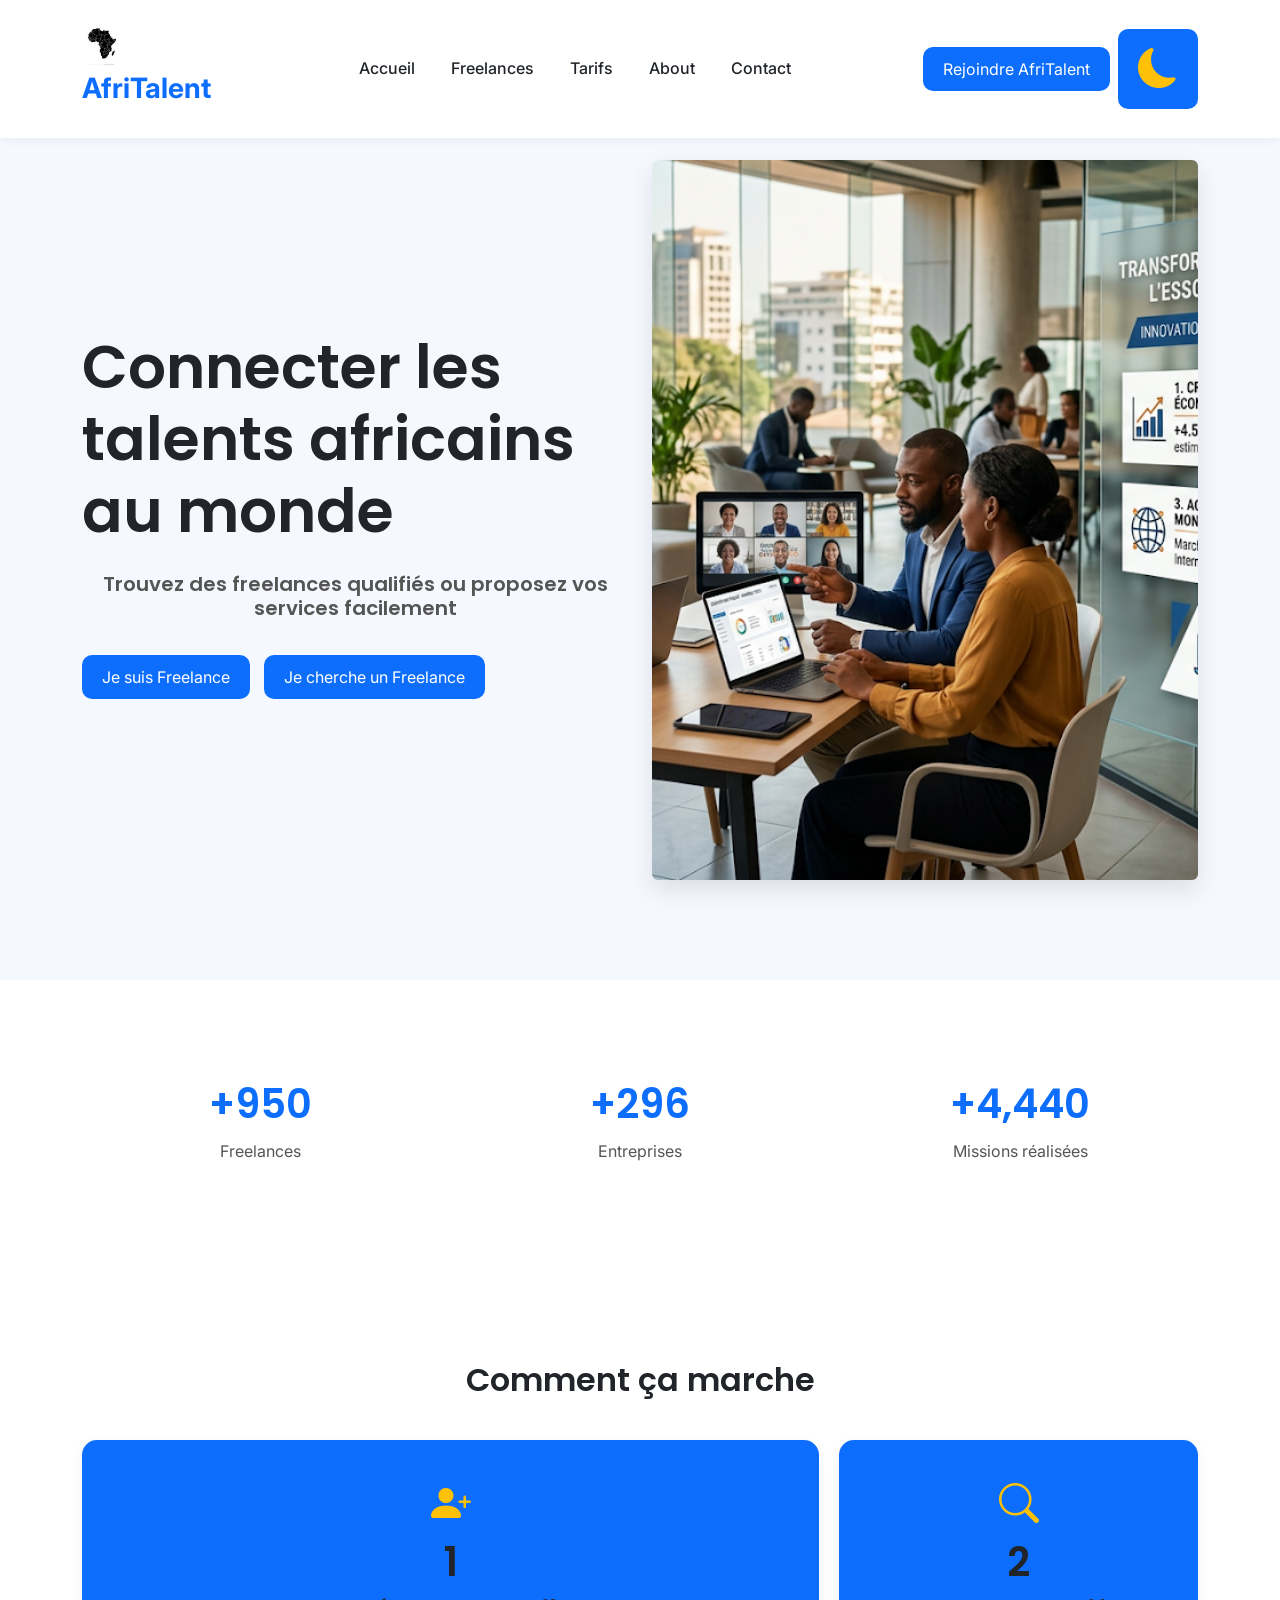
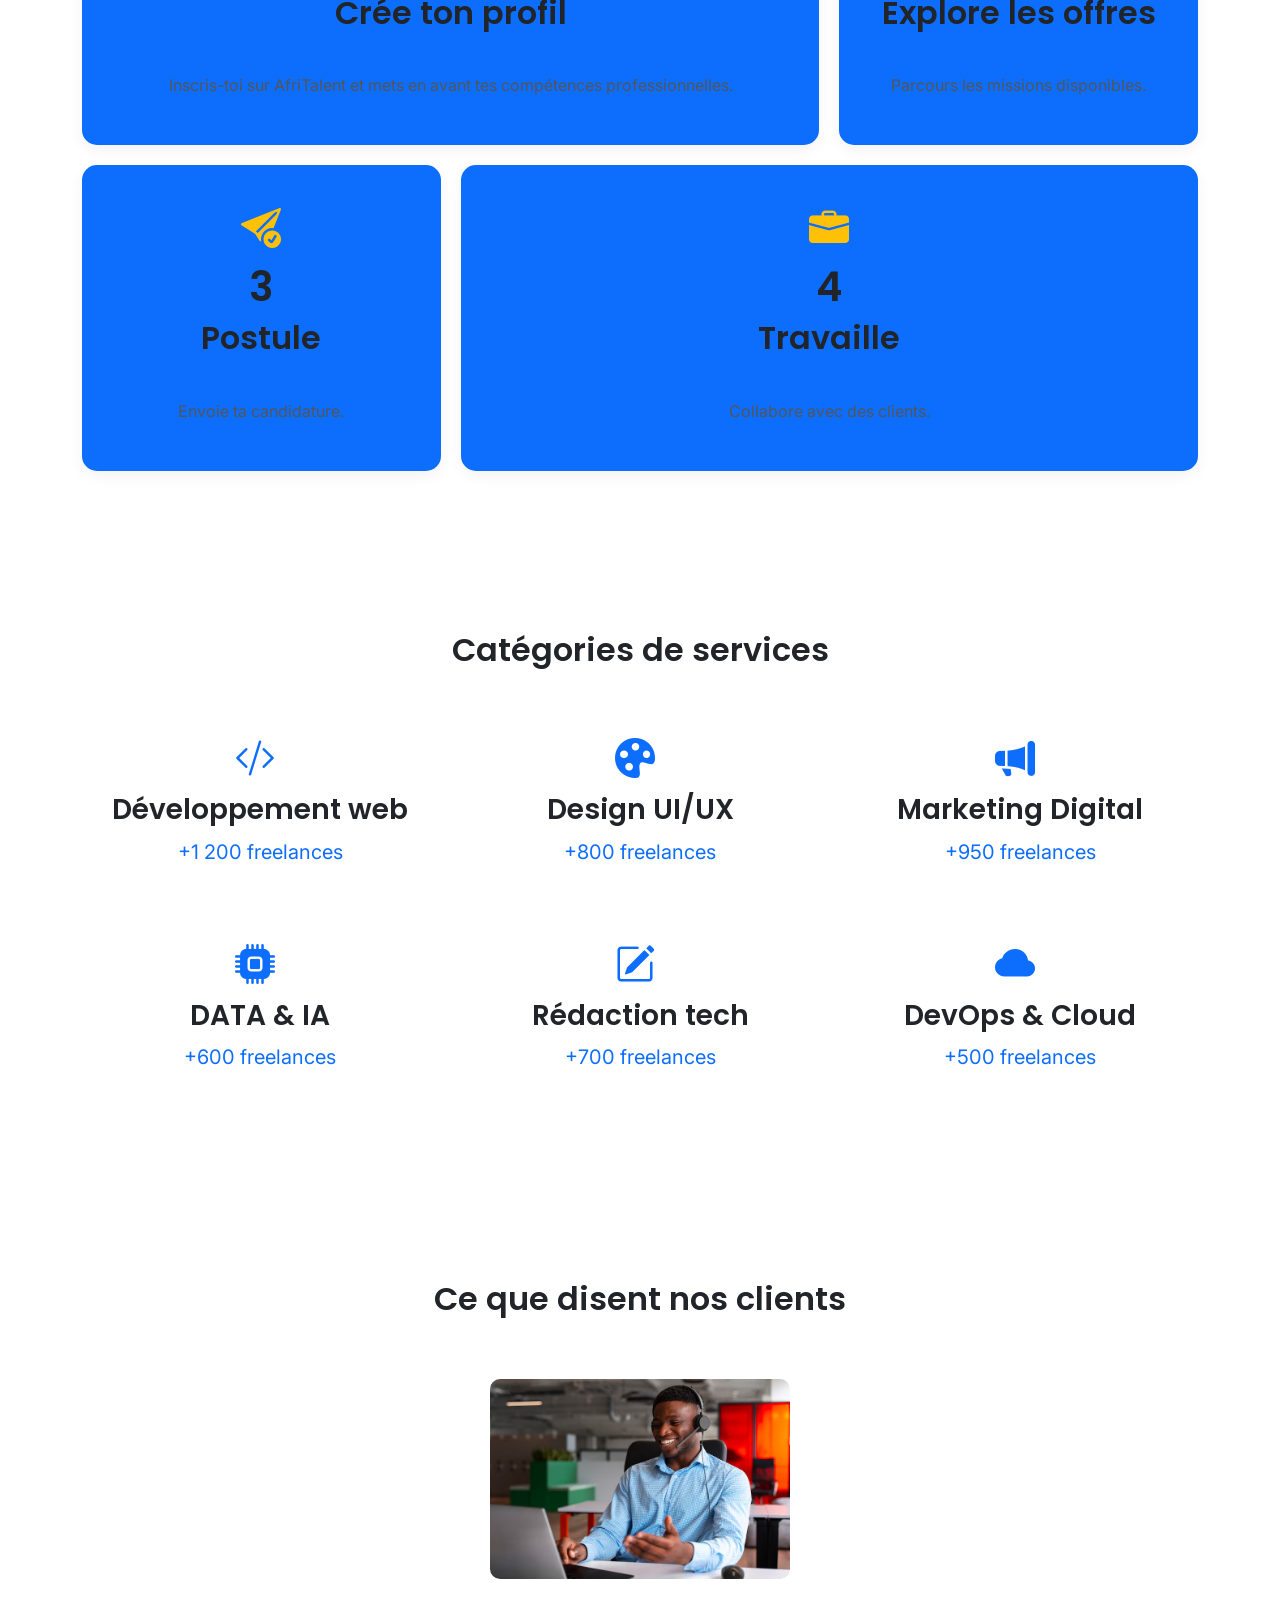
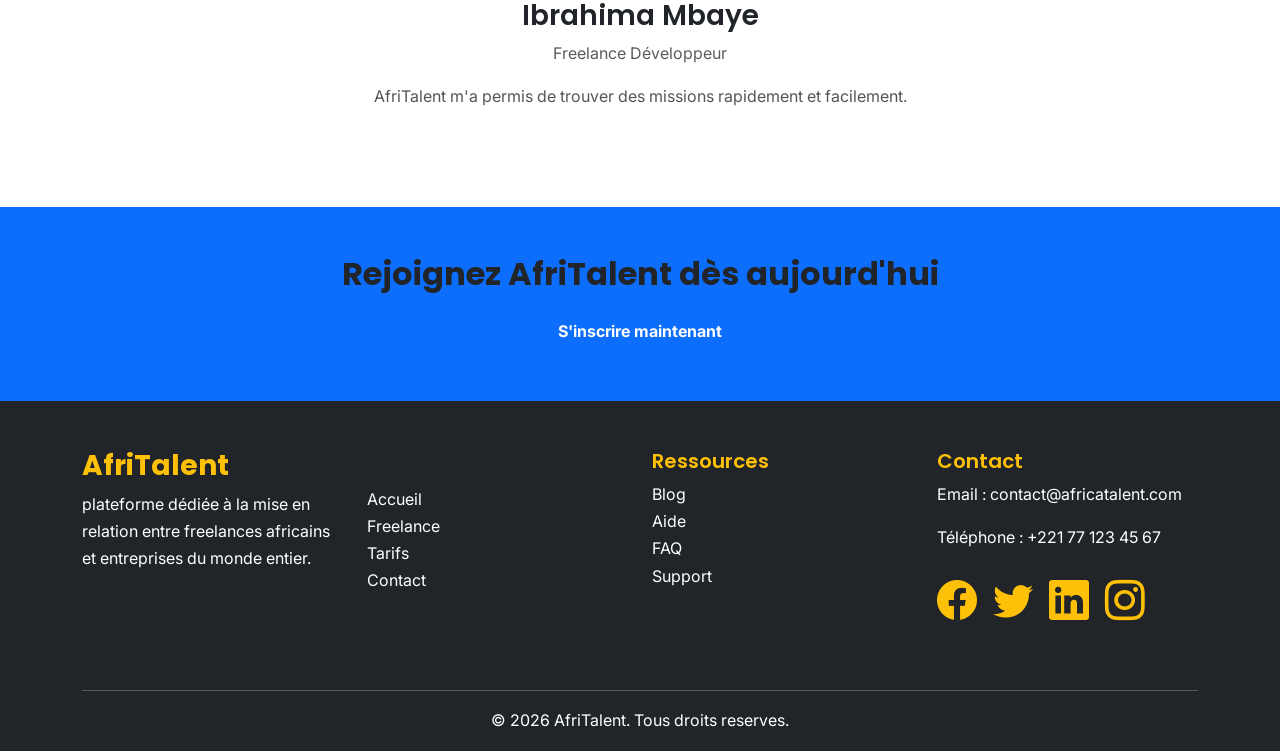
<file: index.html>
<!DOCTYPE html>
<html lang="fr">
    <head>
        <meta charset="UTF-8">
        <meta name="viewport" content="width=device-width, initial-scale=1.0">
        <title>AfriTalent — Accueil</title>
        <!-- BOOTSTRAP -->
        <link  href="https://cdn.jsdelivr.net/npm/bootstrap@5.3.0/dist/css/bootstrap.min.css" rel="stylesheet">
        <link rel="stylesheet" href="https://cdn.jsdelivr.net/npm/bootstrap-icons@1.11.3/font/bootstrap-icons.min.css">
        <!-- GOOGLE FONTS -->
        <link rel="preconnect" href="https://fonts.googleapis.com">
        <link rel="preconnect" href="https://fonts.gstatic.com" crossorigin>
        <link href="https://fonts.googleapis.com/css2?family=Poppins:wght@300;400;500;600;700&family=Inter:wght@300;400;500;600&display=swap" rel="stylesheet">
        <!-- CSS -->
        <link rel="stylesheet" href="css/style.css">
    </head>
    <body>
        <header>
            <nav class="navbar navbar-expand-lg fixed-top">
            <div class="container">

            <!-- LOGO -->
                <a class="navbar-brand fw-bold" href="index.html">
                    <img src="images/logo.jpeg" alt="Logo AfriTalent" width="40" height="40" class="me-2">AfriTalent</a>

            <!-- BOUTON MOBILE -->
                <button class="navbar-toggler" type="button" data-bs-toggle="collapse" data-bs-target="#navbarAfriTalent" 
                        aria-controls="navbarAfriTalent" aria-expanded="false" aria-label="Ouvrir le menu de navigation">
                    <span class="navbar-toggler-icon"></span>
                </button>

            <!-- MENU -->
                <div class="collapse navbar-collapse" id="navbarAfriTalent">

                <!-- LIENS -->
                    <ul class="navbar-nav mx-auto">
                        <li class="nav-item"><a class="nav-link" href="index.html">Accueil</a></li>
                        <li class="nav-item"><a class="nav-link" href="freelances.html">Freelances</a></li>
                        <li class="nav-item"><a class="nav-link" href="tarifs.html">Tarifs</a></li>
                        <li class="nav-item"><a class="nav-link" href="about.html">About</a></li>
                        <li class="nav-item"><a class="nav-link" href="contact.html">Contact</a></li>
                    </ul>

                <!-- BOUTON CTA -->
                    <a href="freelances.html" class="btn">Rejoindre AfriTalent</a>
                        <button id="theme-toggle" class="btn ms-2"><i class="bi bi-moon-fill"></i></button>

                </div>
            </div>
        </nav>
    </header>

    <main>
        <!-- HERO -->
        <section class="fade-section">
            <div class="container">
                <div class="row">

                    <div class="col-md-6">

                        <h1 class="hero-title">Connecter les talents africains au monde</h1>

                        <h2 class="hero-text">Trouvez des freelances qualifiés ou proposez vos services facilement</h2>

                        <a href="freelances.html" class="btn">Je suis Freelance</a>

                        <a href="contact.html" class="btn">Je cherche un Freelance</a>

                    </div>

                    <div class="col-md-6">
                        <img src="image.png" class="img-fluid rounded" alt="Freelance traillant sur ordinateur">
                    </div>

                </div >
            </div>
        </section>
    
    <!-- STATS -->
        <section class="fade-section">
            <div class="container">

                <div class="row">

                    <div class="col-md-4 stats-box">
                        <h3 class="counter" data-target="2500">0</h3>
                        <p>Freelances</p>
                    </div>

                    <div class="col-md-4 stats-box">
                        <h3 class="counter" data-target="800">0</h3>
                        <p>Entreprises</p>
                    </div>

                    <div class="col-md-4 stats-box">
                        <h3 class="counter" data-target="12000">0</h3>
                        <p>Missions réalisées</p>
                    </div>
                </div>
            </div>
        </section>

        <!-- COMMENT CA MARCHE -->
        <section class="fade-section">
            <div class="container">

                <h2>Comment ça marche</h2>

                <div class="bento-grid">

                    <!-- ETAPE 1 -->
                    <div class="bento-card card-large bg-primary">
                        <i class="bi bi-person-plus-fill"></i>
                        <h1>1</h1>
                        <h2>Crée ton profil</h2>
                        <p>Inscris-toi sur AfriTalent et mets en avant tes compétences professionnelles.</p>
                    </div>
                         
                    <!-- ETAPE 2 -->
                    <div class="bento-card bg-primary">
                        <i class="bi bi-search"></i>
                        <h1>2</h1>
                        <h2>Explore les offres</h2>
                        <p>Parcours les missions disponibles.</p>
                    </div>

                    <!-- ETAPE 3 -->
                    <div class="bento-card bg-primary">
                        <i class="bi bi-send-check-fill"></i>
                        <h1>3</h1>
                        <h2>Postule</h2>
                        <p>Envoie ta candidature.</p>
                    </div>

                    <!-- ETAPE 4 -->
                    <div class="bento-card card-wide bg-primary">
                        <i class="bi bi-briefcase-fill"></i>
                        <h1>4</h1>
                        <h2>Travaille</h2>
                        <p>Collabore avec des clients.</p>
                    </div>
                </div>
            </div>
        </section>

        <!-- CATEGORIES DE SERVICES-->
        <section class="fade-section">
            <div class="container">

                <h2>Catégories de services</h2>

                <div class="row">

                    <!-- 1 -->
                    <div class="col-12 col-md-6 col-lg-4">

                        <div class="card text-center">
                            <div class="card-body">
                                <i class="bi bi-code-slash"></i>
                                <h3>Développement web</h3>
                                <p>+1 200 freelances</p>
                            </div>
                        </div>
                    </div>

                    <!-- 2 -->
                    <div class="col-12 col-md-6 col-lg-4">

                        <div class="card text-center">
                            <div class="card-body">
                                <i class="bi bi-palette-fill"></i>
                                <h3>Design UI/UX</h3>
                                <p>+800 freelances</p>
                            </div>
                        </div>
                    </div>

                    <!-- 3 -->
                    <div class="col-12 col-md-6 col-lg-4">

                        <div class="card text-center">
                            <div class="card-body">
                                <i class="bi bi-megaphone-fill"></i>
                                <h3>Marketing Digital</h3>
                                <p>+950 freelances</p>
                            </div>
                        </div>
                    </div>

                     <!-- 4 -->
                    <div class="col-12 col-md-6 col-lg-4">

                        <div class="card text-center">
                            <div class="card-body">
                                <i class="bi bi-cpu-fill"></i>
                                <h3>DATA & IA</h3>
                                <p>+600 freelances</p>
                            </div>
                        </div>
                    </div>

                    <!-- 5 -->
                    <div class="col-12 col-md-6 col-lg-4">

                        <div class="card text-center">
                            <div class="card-body">
                                <i class="bi bi-pencil-square"></i>
                                <h3>Rédaction tech</h3>
                                <p>+700 freelances</p>
                            </div>
                        </div>
                    </div>

                     <!-- 6 -->
                    <div class="col-12 col-md-6 col-lg-4">

                        <div class="card text-center">
                            <div class="card-body">
                                <i class="bi bi-cloud-fill"></i>
                                <h3>DevOps & Cloud</h3>
                                <p>+500 freelances</p>
                            </div>
                        </div>
                    </div>

                </div>
            </div>
        </section>

        <!-- TEMOIGNAGES -->
        <section class="fade-section">
            <div class="container">

                <h2>Ce que disent nos clients</h2>
            
                <div id="temoignagesCarousel" class="carousel slide" data-bs-ride="carousel">
                
                    <!-- CONTENU -->
                    <div class="carousel-inner">

                        <!-- TEMOIGNAGE 1 -->
                        <div class="carousel-item active">

                            <div class="text-center">
                                <img src="homme1.avif" alt="Developpeur web">
                                <h3>Ibrahima Mbaye</h3>
                                <p class="text-muted">Freelance Développeur</p>
                                <p>AfriTalent m'a permis de trouver des missions rapidement et facilement.</p>
                            </div>

                        </div>  
                
                        <!-- TEMOIGNAGE 2 -->
                        <div class="carousel-item">

                            <div class="text-center">
                                <img src="images/fatim.jpg" alt="Entreprise-Startup">
                                <h3>Fatima Konaté</h3>
                                <p class="text-muted">Entreprise - Startup</p>
                                <p>Nous avons recruté plusieurs freelances qualifiés grâce à la plateforme.</p>
                            </div>

                        </div>
                    
                        <!-- TEMOIGNAGE 3 -->
                        <div class="carousel-item">

                            <div class="text-center">
                                <img src="images/fdesigner.jpg" alt="Designer">
                                <h3>Babacar Faye</h3>
                                <p class="text-muted">Freelance Designer</p>
                                <p>Une plateforme simple et efficace pour développer mon activité.</p>
                            </div>

                        </div>

                        <!-- TEMOIGNAGE 4 -->
                        <div class="carousel-item">

                            <div class="text-center">
                                <img src="images/fatou.jpg" alt="Designer UI/UX">
                                <h3>Fatou Ndiaye</h3>
                                <p class="text-muted">Designer UI/UX</p>
                                <p>Une plateforme simple et efficace pour travailler avec des entreprises.</p>
                            </div>
                        </div> 
                        
                    </div>  
                
                    <!-- BOUTON PRECEDENT -->
                    <button class="carousel-control-prev" type="button" data-bs-target="#temoignagesCarousel" data-bs-slide="prev">
                        <span class="carousel-control-prev-icon"></span>
                    </button>

                    <!-- BOUTON SUIVANT -->
                    <button class="carousel-control-next" type="button" data-bs-target="#temoignagesCarousel" data-bs-slide="next">
                        <span class="carousel-control-next-icon"></span>
                    </button>
                </div>
            </div>      
        </section>

        <section class="bg-primary text-white text-center py-5">

            <!-- CONTENU -->
            <div class="container">

                <h2 class="fw-bold mb-3">Rejoignez AfriTalent dès aujourd'hui</h2>
                <a href="freelances.html" class="btn fw-bold">S'inscrire maintenant</a>

            </div>

        </section>
    </main>

    <!-- FOOTER -->
    <footer class="bg-dark text-white pt-5 pb-3">
        <div class="container">

            <div class="row">

                <!-- AfriTalent -->
                <div class="col-md-3 mb-4">
                    <h3 class="fw-bold text-warning">AfriTalent</h3>
                    <p>
                        plateforme dédiée à la mise en relation entre freelances africains
                        et entreprises du monde entier.
                    </p>
                </div>

                <!-- LIENS UTILES -->
                <div class="col-md-3 mb-4">
                    <h4>Liens utiles</h4>
                    <ul class="list-unstyled">
                        <li><a href="index.html" class="text-white text-decoration-none">Accueil</a></li>
                        <li><a href="freelances.html" class="text-white text-decoration-none">Freelance</a></li>
                        <li><a href="tarifs.html" class="text-white text-decoration-none">Tarifs</a></li>
                        <li><a href="contact.html" class="text-white text-decoration-none">Contact</a></li>
                    </ul>
                </div>

                <!-- RESSOURCES -->
                <div class="col-md-3 mb-4">
                    <h5>Ressources</h5>
                    <ul class="list-unstyled">
                        <li><a href="#" class="text-white text-decoration-none">Blog</a></li>
                        <li><a href="#" class="text-white text-decoration-none">Aide</a></li>
                        <li><a href="#" class="text-white text-decoration-none">FAQ</a></li>
                        <li><a href="#" class="text-white text-decoration-none">Support</a></li>
                    </ul>
                </div>

                <!-- CONTACT -->
                <div class="col-md-3 mb-4">
                    <h5>Contact</h5>
                    <p>Email : contact@africatalent.com</p>
                    <p>Téléphone : +221 77 123 45 67</p>

                    <!-- Réseaux sociaux -->
                    <div class="d-flex gap-3">
                        <i class="bi bi-facebook"></i>
                        <i class="bi bi-twitter"></i>
                        <i class="bi bi-linkedin"></i>
                        <i class="bi bi-instagram"></i>
                    </div>

                </div>
            </div>

            <!-- Ligne de séparation -->
            <hr class="border-light">

            <!-- Copyright -->
            <div class="text-center">
                <p class="mb-0">&copy; 2026 AfriTalent. Tous droits reserves.</p>
            </div>
        </div>
    </footer>

    <!-- BOUTON RETOUR EN HAUT -->
        <button id="backToTop" class="btn"><i class="bi bi-arrow-up"></i></button>

        <script src="https://cdn.jsdelivr.net/npm/bootstrap@5.3.0/dist/js/bootstrap.bundle.min.js"></script>

        <script src="js/main.js"></script>
    </body>
</html>
</file>
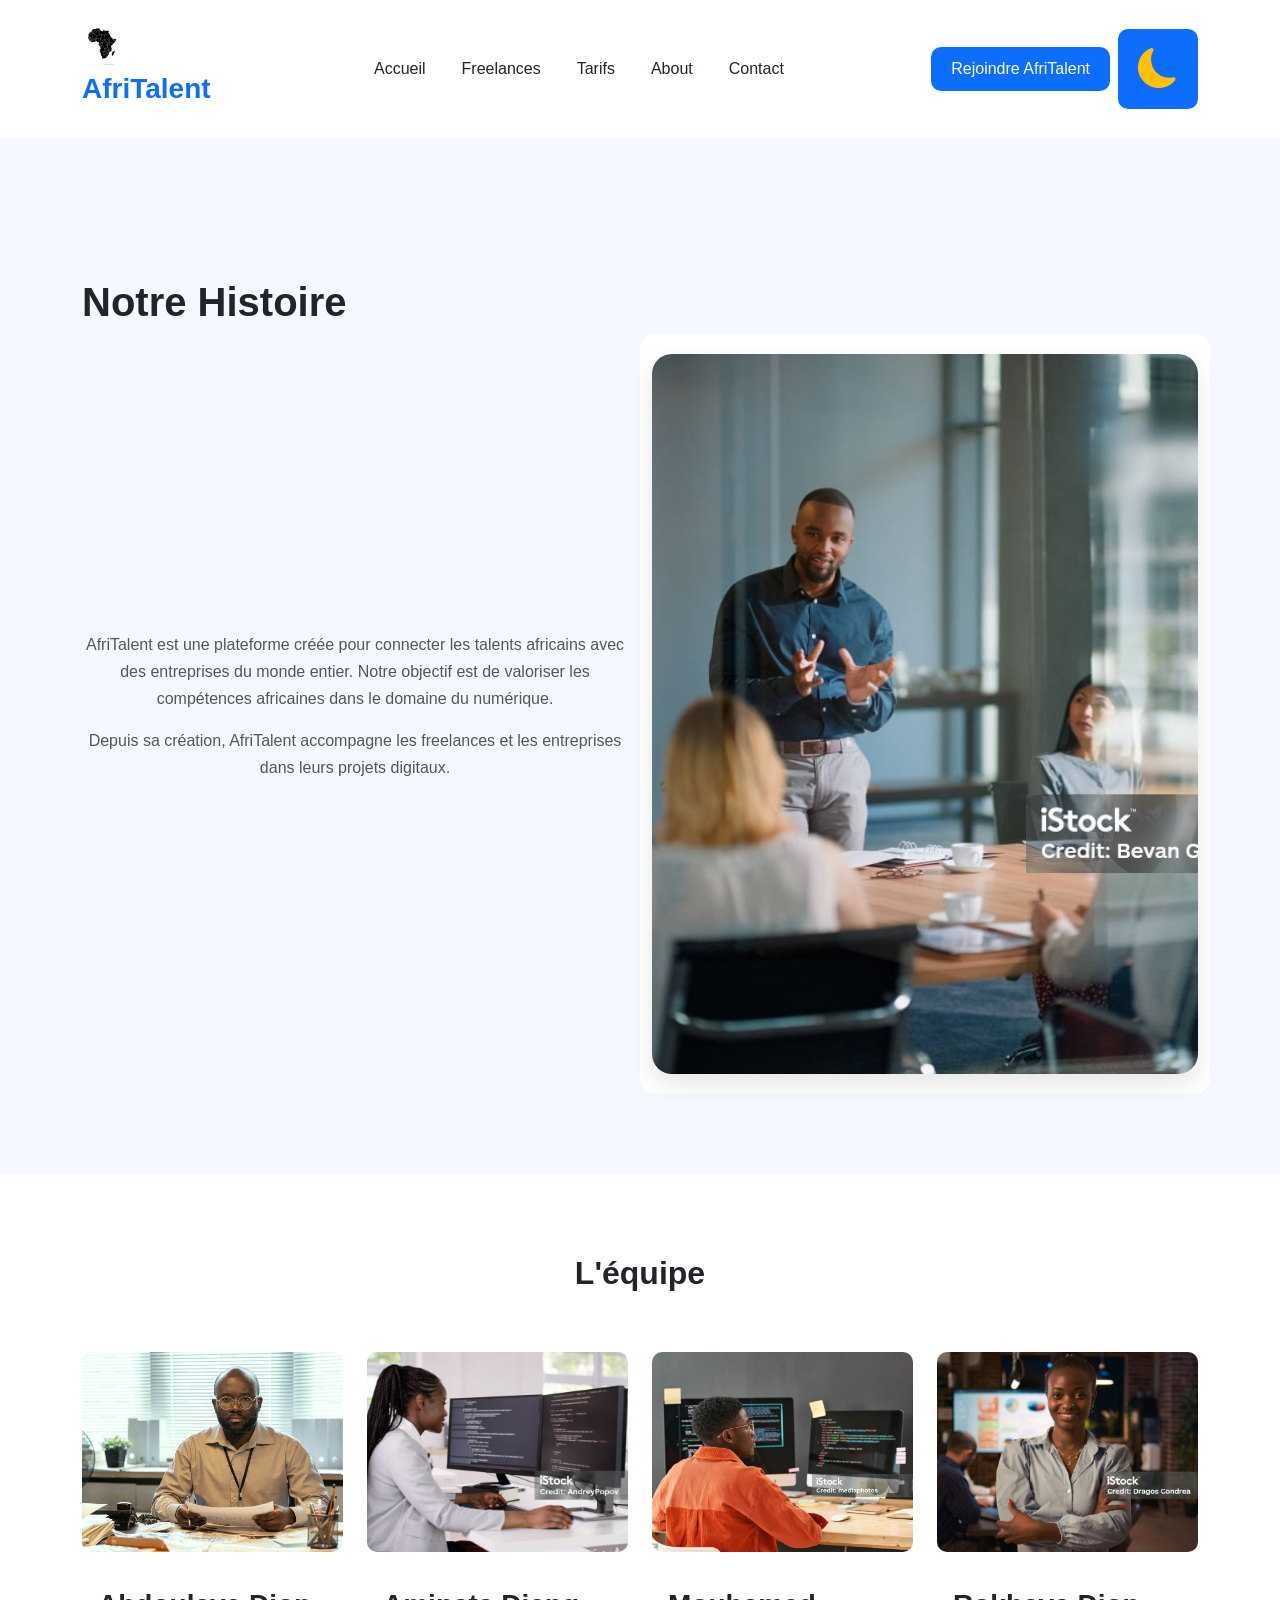
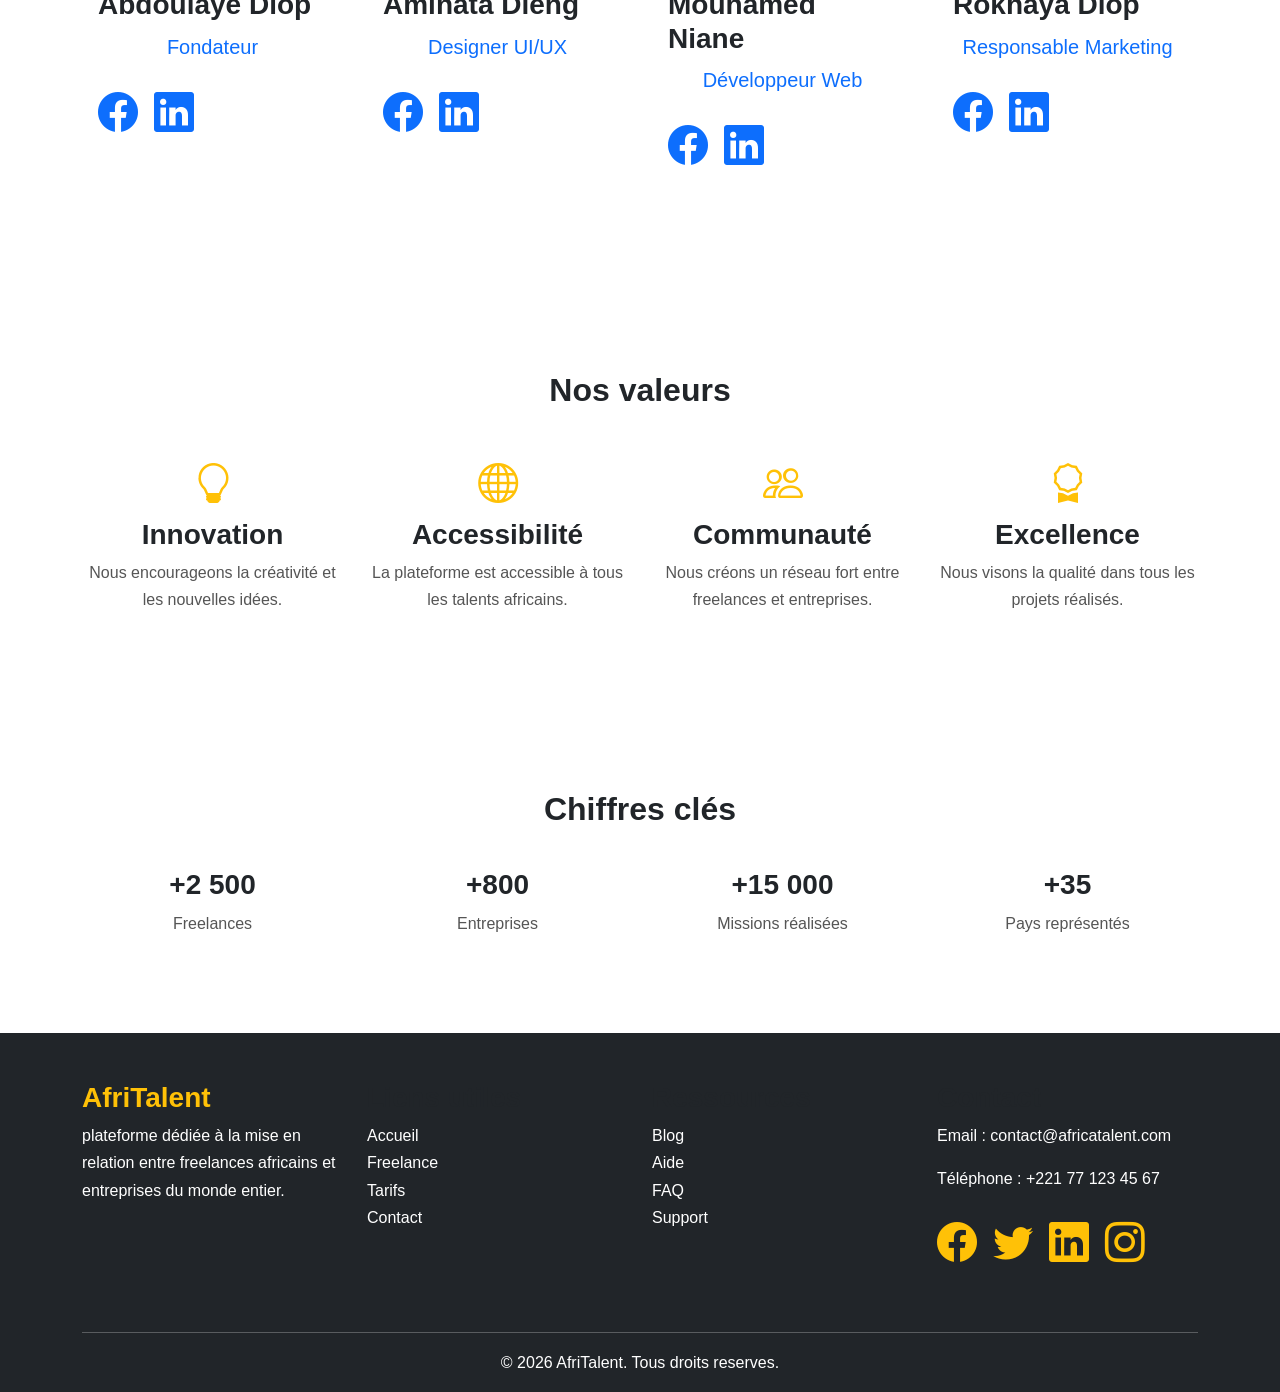
<file: about.html>
<!DOCTYPE html>
<html lang="fr">
    <head>
        <meta charset="UTF-8">
        <meta name="viewport" content="width=device-width, initial-scale=1.0">
        <title>AfriTalent — about</title>
        <!-- BOOTSTRAP -->
        <link href="https://cdn.jsdelivr.net/npm/bootstrap@5.3.0/dist/css/bootstrap.min.css" rel="stylesheet">
        <link rel="stylesheet" href="https://cdn.jsdelivr.net/npm/bootstrap-icons@1.11.3/font/bootstrap-icons.min.css">
        <!-- CSS -->
        <link rel="stylesheet" href="css/style.css">
    </head>
    <body>
        <header>
            <nav class="navbar navbar-expand-lg">
                <div class="container">

                <!-- LOGO -->
                    <a class="navbar-brand fw-bold" href="index.html">
                    <img src="images/logo.jpeg" alt="Logo AfriTalent" width="40" height="40" class="me-2">AfriTalent</a>

                    <!-- BOUTON MOBILE -->
                    <button class="navbar-toggler" type="button" data-bs-toggle="collapse" data-bs-target="#navbarAfriTalent" 
                        aria-controls="navbarAfriTalent" aria-expanded="false" aria-label="Ouvrir le menu de navigation">
                        <span class="navbar-toggler-icon"></span>
                    </button>

                    <!-- MENU -->
                    <div class="collapse navbar-collapse" id="navbarAfriTalent">

                    <!-- LIENS -->
                        <ul class="navbar-nav mx-auto">
                           <li class="nav-item"><a class="nav-link" href="index.html">Accueil</a></li>
                           <li class="nav-item"><a class="nav-link" href="freelances.html">Freelances</a></li>
                           <li class="nav-item"><a class="nav-link" href="tarifs.html">Tarifs</a></li>
                           <li class="nav-item"><a class="nav-link" href="about.html">About</a></li>
                           <li class="nav-item"><a class="nav-link" href="contact.html">Contact</a></li>
                        </ul>

                    <!-- BOUTON CTA -->
                        <a href="tarifs.html" class="btn">Rejoindre AfriTalent</a>
                            <button id="theme-toggle" class="btn ms-2">
                                <i class="bi bi-moon-fill"></i>
                            </button>
                    </div>
                </div>
            </nav>
        </header>
    <main>

        <!-- NOTRE HISTOIRE -->
        <section class="fade-section">
            <div class="container">

                <h1>Notre Histoire</h1>

                <!-- CONTENU -->
                <div class="row">

                    <div class="col-md-6">
                        <p>
                            AfriTalent est une plateforme créée pour connecter les talents africains
                            avec des entreprises du monde entier. Notre objectif est de valoriser
                            les compétences africaines dans le domaine du numérique. 
                        </p>

                        <p>
                            Depuis sa création, AfriTalent accompagne les freelances
                            et les entreprises dans leurs projets digitaux.
                        </p>
                    </div>

                    <div class="col-md-6 card">
                        <img src="img.jpg" alt="notre_histoire AfriTalent">
                    </div>

                </div>
            </div>
        </section>

        <!-- MEMBRES DE L'EQUIPE -->
        <section class="fade-section">
            <div class="container">

                <h2>L'équipe</h2>

                <div class="row">

                    <!-- MEMBRE 1 -->
                    <div class="col-md-6 col-lg-3">
                        <div class="card">

                            <img src="membre1.avif" alt="Fondateur">

                            <div class="card-body">
                                <h3>Abdoulaye Diop</h3>
                                <p>Fondateur</p>

                                <a href="#"><i class="bi bi-facebook"></i></a>
                                <a href="#"><i class="bi bi-linkedin"></i></a>
                            </div>

                        </div>
                    </div>

                    <!-- MEMBRE 2 -->
                    <div class="col-md-6 col-lg-3">
                        <div class="card">

                            <img src="membre2.jpg" alt="Designer UI/UX">

                            <div class="card-body">
                                <h3>Aminata Dieng</h3>
                                <p>Designer UI/UX</p>

                                <a href="#"><i class="bi bi-facebook"></i></a>
                                <a href="#"><i class="bi bi-linkedin"></i></a>
                            </div>

                        </div>
                    </div>

                     <!-- MEMBRE 3 -->
                    <div class="col-md-6 col-lg-3">
                        <div class="card">

                            <img src="membre3.jpg" alt="Developpeur web">

                            <div class="card-body">
                                <h3>Mouhamed Niane</h3>
                                <p>Développeur Web</p>

                                <a href="#"><i class="bi bi-facebook"></i></a>
                                <a href="#"><i class="bi bi-linkedin"></i></a>
                            </div>

                        </div>
                    </div>

                     <!-- MEMBRE 4 -->
                    <div class="col-md-6 col-lg-3">
                        <div class="card">

                            <img src="membre4.jpg" alt="Responsable Marketing">

                            <div class="card-body">
                                <h3>Rokhaya Diop</h3>
                                <p>Responsable Marketing</p>

                                <a href="#"><i class="bi bi-facebook"></i></a>
                                <a href="#"><i class="bi bi-linkedin"></i></a>
                            </div>

                        </div>
                    </div>
                </div>   
            </div>
        </section>

        <!-- NOS VALEURS -->
        <section class="fade-section">
            <div class="container">

                <h2>Nos valeurs</h2>

                <div class="row">

                    <div class="col-md-3 text-center">
                        <i class="bi bi-lightbulb fs-1 mb-3"></i>
                        <h3>Innovation</h3>
                        <p>Nous encourageons la créativité et les nouvelles idées.</p>
                    </div>
                        
                    <div class="col-md-3 text-center">
                        <i class="bi bi-globe fs-1 mb-3"></i>
                        <h3>Accessibilité</h3>
                        <p>La plateforme est accessible à tous les talents africains.</p>
                    </div>

                    <div class="col-md-3 text-center">
                        <i class="bi bi-people fs-1 mb-3"></i>
                        <h3>Communauté</h3>
                        <p>Nous créons un réseau fort entre freelances et entreprises.</p>
                    </div>

                    <div class="col-md-3 text-center">
                        <i class="bi bi-award fs-1 mb-3"></i>
                        <h3>Excellence</h3>
                        <p>Nous visons la qualité dans tous les projets réalisés.</p>
                    </div>

                </div>
            </div>
        </section>

        <!-- CHIFFRES CLES -->
        <section class="fade-section">
            <div class="container">

                <h2>Chiffres clés</h2>

                <div class="row">

                    <div class="col-md-3 text-center"> 
                        <h3>+2 500</h3>
                        <p>Freelances</p>
                    </div>

                    <div class="col-md-3 text-center">
                        <h3>+800</h3>
                        <p>Entreprises</p>
                    </div>

                    <div class="col-md-3 text-center">
                        <h3>+15 000</h3>
                        <p>Missions réalisées</p>
                    </div>

                    <div class="col-md-3 text-center">
                        <h3>+35</h3>
                        <p>Pays représentés</p>
                    </div>

                </div>
            </div>
        </section>
    </main>
    
        <footer class="bg-dark text-white pt-5 pb-3">
            <div class="container">

                <div class="row">

                    <!-- AfriTalent -->
                    <div class="col-md-3 mb-4">
                       <h3 class="fw-bold text-warning">AfriTalent</h3>
                       <p>
                           plateforme dédiée à la mise en relation entre freelances africains
                           et entreprises du monde entier.
                        </p>
                    </div>

                    <!-- LIENS UTILES -->
                    <div class="col-md-3 mb-4">
                       <h3>Liens utiles</h3>
                       <ul class="list-unstyled">
                           <li><a href="index.html" class="text-white text-decoration-none">Accueil</a></li>
                           <li><a href="freelances.html" class="text-white text-decoration-none">Freelance</a></li>
                           <li><a href="tarifs.html" class="text-white text-decoration-none">Tarifs</a></li>
                           <li><a href="contact.html" class="text-white text-decoration-none">Contact</a></li>
                        </ul>
                    </div>

                        <!-- RESSOURCES -->
                    <div class="col-md-3 mb-4">
                        <h3>Ressources</h3>
                        <ul class="list-unstyled">
                            <li><a href="#" class="text-white text-decoration-none">Blog</a></li>
                            <li><a href="#" class="text-white text-decoration-none">Aide</a></li>
                            <li><a href="#" class="text-white text-decoration-none">FAQ</a></li>
                            <li><a href="#" class="text-white text-decoration-none">Support</a></li>
                        </ul>
                    </div>

                    <!-- CONTACT -->
                    <div class="col-md-3 mb-4">
                       <h3>Contact</h3>
                       <p>Email : contact@africatalent.com</p>
                        <p>Téléphone : +221 77 123 45 67</p>

                        <!-- Réseaux sociaux -->
                        <div class="d-flex gap-3">
                            <i class="bi bi-facebook"></i>
                            <i class="bi bi-twitter"></i>
                            <i class="bi bi-linkedin"></i>
                            <i class="bi bi-instagram"></i>
                        </div>
                    </div>
                </div>

                <!-- Ligne de séparation -->
                <hr class="bg-light">

                <!-- Copyright -->
                <div class="text-center">
                    <p class="mb-0">&copy; 2026 AfriTalent. Tous droits reserves.</p>
                </div>
            </div>
        </footer>
        <!-- BOUTON RETOUR EN HAUT -->
        <button id="backToTop" class="btn"> <i class="bi bi-arrow-up"></i> </button>
    
        <script src="https://cdn.jsdelivr.net/npm/bootstrap@5.3.0/dist/js/bootstrap.bundle.min.js"></script>
   
        <script src="js/main.js"></script>
    </body>
</html>
</file>
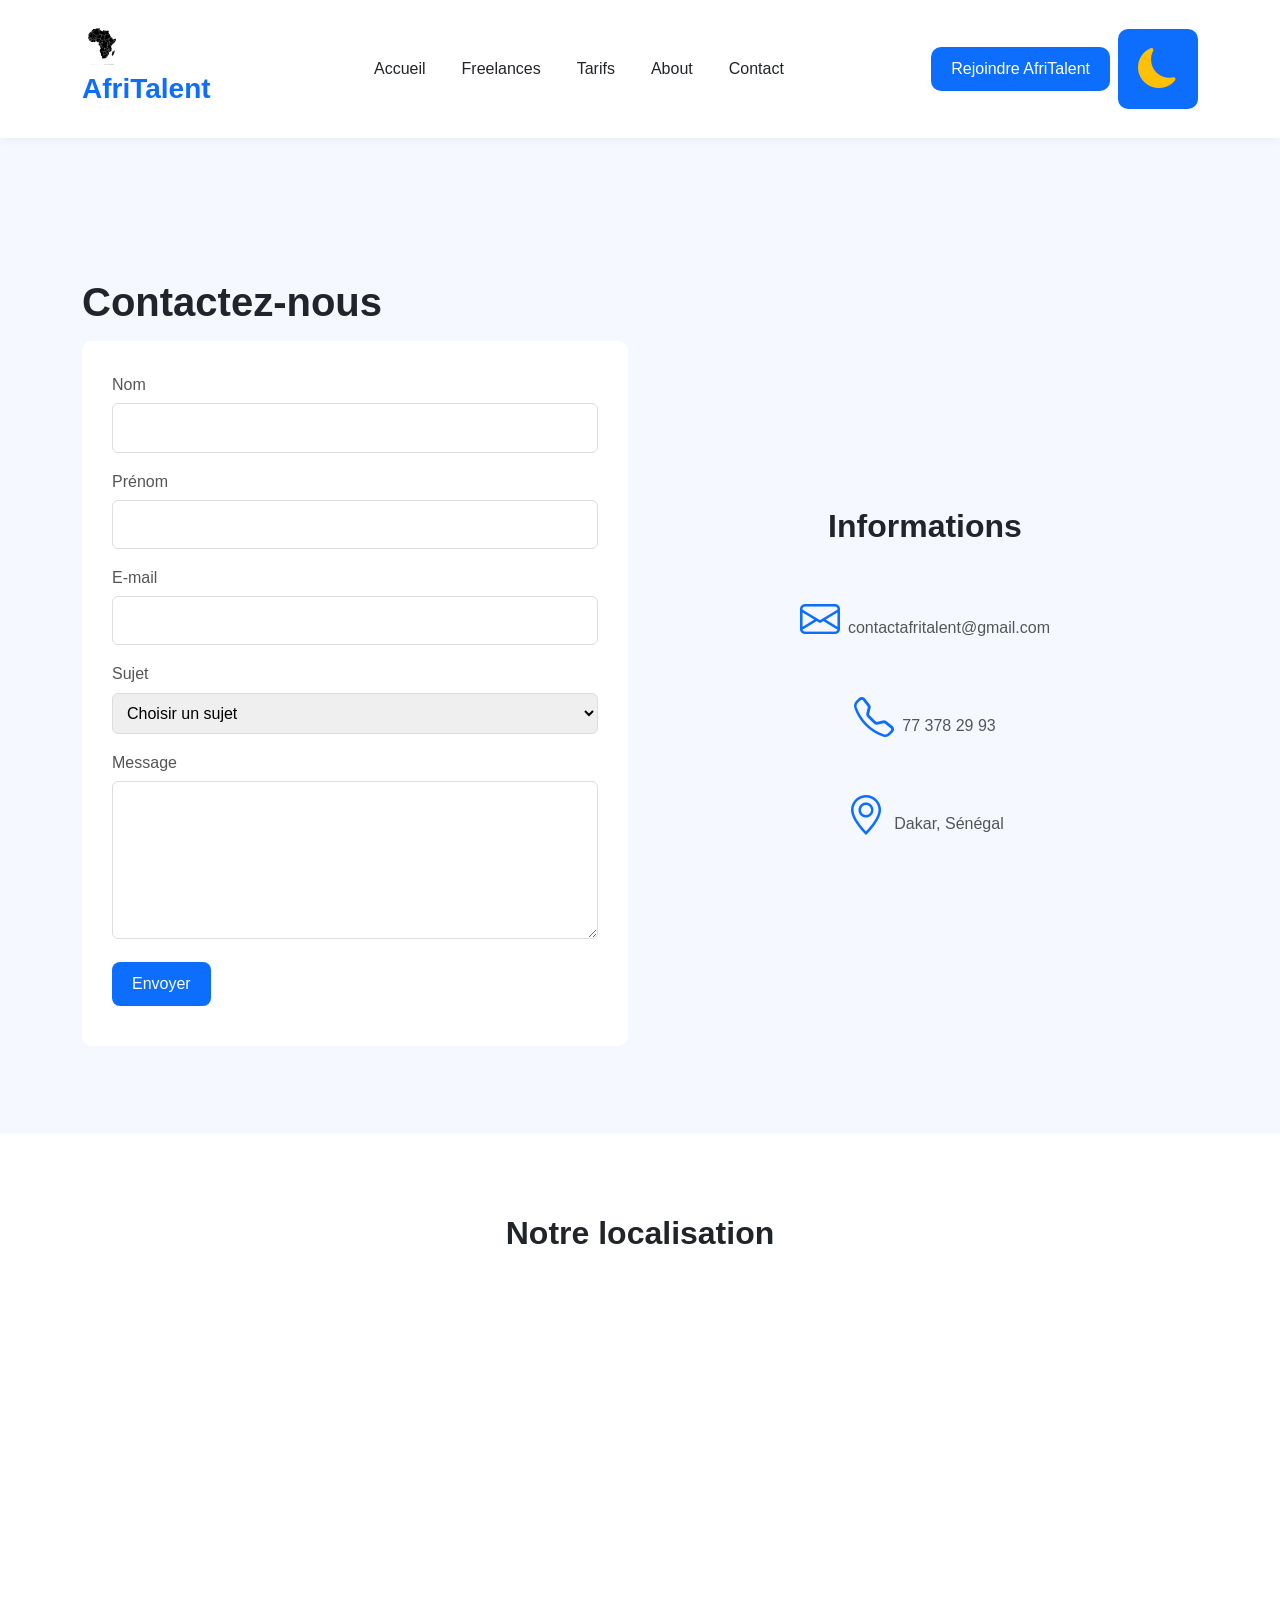
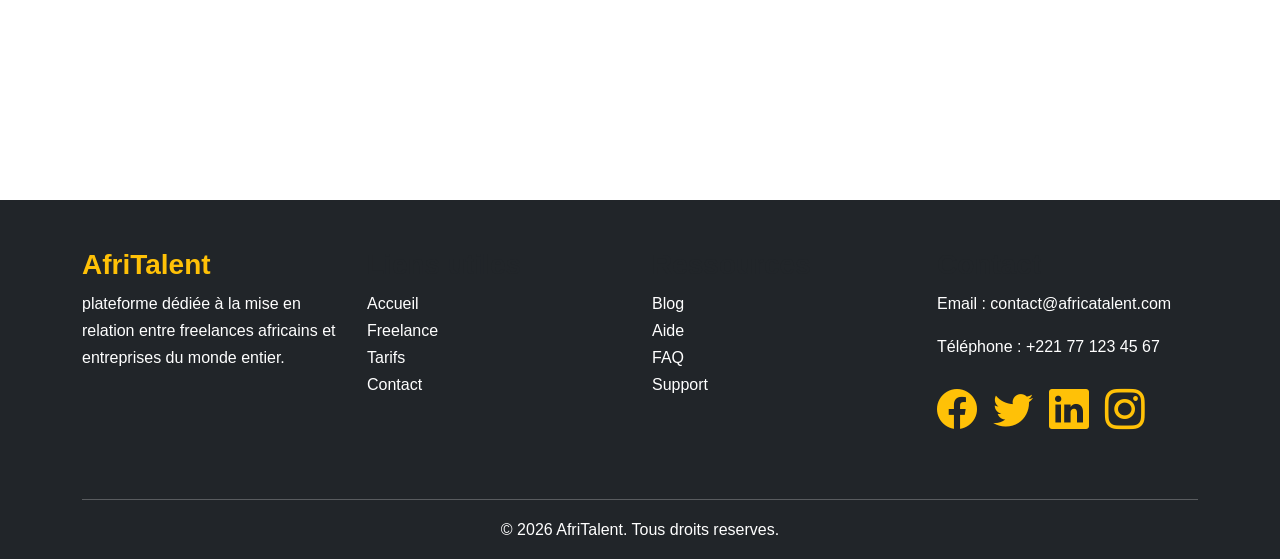
<file: contact.html>
<!DOCTYPE html>
<html lang="fr">
    <head>
        <meta charset="UTF-8">
        <meta name="viewport" content="width=device-width, initial-scale=1.0">
        <title>AfriTalent — contact</title>
        <!-- BOOTSTRAP -->
        <link href="https://cdn.jsdelivr.net/npm/bootstrap@5.3.0/dist/css/bootstrap.min.css" rel="stylesheet">
        <link rel="stylesheet" href="https://cdn.jsdelivr.net/npm/bootstrap-icons@1.11.3/font/bootstrap-icons.min.css">
        <!-- CSS -->
        <link rel="stylesheet" href="css/style.css">
    </head>
    <body>
        <header>
            <nav class="navbar navbar-expand-lg">
                <div class="container">

                    <!-- LOGO -->
                    <a class="navbar-brand fw-bold" href="index.html">
                    <img src="images/logo.jpeg" alt="Logo AfriTalent" width="40" height="40" class="me-2">AfriTalent</a>

                    <!-- BOUTON MOBILE -->
                    <button class="navbar-toggler" type="button" data-bs-toggle="collapse" data-bs-target="#navbarAfriTalent" 
                        aria-controls="navbarAfriTalent" aria-expanded="false" aria-label="Ouvrir le menu de navigation">
                        <span class="navbar-toggler-icon"></span>
                    </button>

                    <!-- MENU -->
                    <div class="collapse navbar-collapse" id="navbarAfriTalent">

                        <!-- LIENS -->
                        <ul class="navbar-nav mx-auto">
                            <li class="nav-item"><a class="nav-link" href="index.html">Accueil</a></li>
                            <li class="nav-item"><a class="nav-link" href="freelances.html">Freelances</a></li>
                            <li class="nav-item"><a class="nav-link" href="tarifs.html">Tarifs</a></li>
                            <li class="nav-item"><a class="nav-link" href="about.html">About</a></li>
                            <li class="nav-item"><a class="nav-link" href="contact.html">Contact</a></li>
                        </ul>

                        <!-- BOUTON CTA -->
                        <a href="about.html" class="btn">Rejoindre AfriTalent</a>
                        <button id="theme-toggle" class="btn ms-2">
                            <i class="bi bi-moon-fill"></i>
                        </button>
                    </div>
                </div>
            </nav>
        </header>

        <main>

        <!-- CONTACT -->
        <section>
            <div class="container">

                <h1>Contactez-nous</h1>

                <div class="row">

                    <!-- FORMULAIRE -->
                    <div class="col-md-6">

                        <form id="contactForm">

                            <!-- NOM -->
                            <div>
                                <label for="nom">Nom</label>
                                <input type="text" id="nom" name="nom">
                                <small></small>
                            </div>

                             <!-- PRENOM -->
                            <div>
                                <label for="prenom">Prénom</label>
                                <input type="text" id="prenom" name="prenom">
                                <small></small>
                            </div>

                            <!-- EMAIL -->
                            <div>
                                <label for="email">E-mail</label>
                                <input type="email" id="email" name="email">
                                <small></small>
                            </div>

                             <!-- SUJET -->
                            <div>
                                <label for="sujet">Sujet</label>

                                <select id="sujet" name="sujet">
                                    <option value="">Choisir un sujet</option>
                                    <option value="Support">Support</option>
                                    <option value="Recrutement">Recrutement</option>
                                    <option value="Partenariat">Partenariat</option>
                                </select>

                                <small></small>
                            </div>

                              <!-- MESSAGE -->
                            <div>
                                    <label for="message">Message</label>
                                    <textarea name="message" id="message" rows="5"></textarea>
                                    <small></small>
                            </div>

                               <!-- BUTTON -->
                                <p id="successMessage"></p>
                                <button type="submit" class="btn">Envoyer</button>
                        </form>
                    </div>

                     <!-- INFOS -->
                    <div class="col-md-6 text-center">

                        <h2>Informations</h2>

                        <p class="d-flex justify-content-center align-items-center"><i class="bi bi-envelope me-2"></i>contactafritalent@gmail.com</p>

                        <p class="d-flex justify-content-center align-items-center"><i class="bi bi-telephone me-2"></i>77 378 29 93</p>

                        <p class="d-flex justify-content-center align-items-center"><i class="bi bi-geo-alt me-2"></i>Dakar, Sénégal</p>

                    </div>
                </div>
            </div>
        </section>

        <!-- GOOGLE MAPS -->
         <section>
            <div class="container">

                <h2>Notre localisation</h2>

                <iframe title="localisation AfriTalent" src="https://www.google.com/maps/embed?pb=!1m18!1m12!1m3!1d3859.7703187105767!2d-17.434579025865975!3d14.668971885825513!2m3!1f0!2f0!3f0!3m2!1i1024!2i768!4f13.1!3m3!1m2!1s0xec173d47e376b4f%3A0x6db502bc314536e3!2sPlace%20de%20l&#39;Ind%C3%A9pendance!5e0!3m2!1sfr!2ssn!4v1778301648083!5m2!1sfr!2ssn"
                    width="600" height="450" style="border:0;" allowfullscreen="" loading="lazy" referrerpolicy="no-referrer-when-downgrade"></iframe>
            </div>
        </section>
    </main>
     
    <footer class="bg-dark text-white pt-5 pb-3">
        <div class="container">

            <div class="row">

                <!-- AfriTalent -->
                <div class="col-md-3 mb-4">
                    <h3 class="fw-bold text-warning">AfriTalent</h3>
                    <p>
                        plateforme dédiée à la mise en relation entre freelances africains
                        et entreprises du monde entier.
                    </p>
                </div>

                <!-- LIENS UTILES -->
                <div class="col-md-3 mb-4">
                    <h3>Liens utiles</h3>
                    <ul class="list-unstyled">
                        <li><a href="index.html" class="text-white text-decoration-none">Accueil</a></li>
                        <li><a href="freelances.html" class="text-white text-decoration-none">Freelance</a></li>
                        <li><a href="tarifs.html" class="text-white text-decoration-none">Tarifs</a></li>
                        <li><a href="contact.html" class="text-white text-decoration-none">Contact</a></li>
                    </ul>
                </div>

                <!-- RESSOURCES -->
                <div class="col-md-3 mb-4">
                    <h3>Ressources</h3>
                    <ul class="list-unstyled">
                        <li><a href="#" class="text-white text-decoration-none">Blog</a></li>
                        <li><a href="#" class="text-white text-decoration-none">Aide</a></li>
                        <li><a href="#" class="text-white text-decoration-none">FAQ</a></li>
                        <li><a href="#" class="text-white text-decoration-none">Support</a></li>
                    </ul>
                </div>

                <!-- CONTACT -->
                <div class="col-md-3 mb-4">
                    <h3>Contact</h3>
                    <p>Email : contact@africatalent.com</p>
                    <p>Téléphone : +221 77 123 45 67</p>

                    <!-- Réseaux sociaux -->
                    <div class="d-flex gap-3">
                        <i class="bi bi-facebook"></i>
                        <i class="bi bi-twitter"></i>
                        <i class="bi bi-linkedin"></i>
                        <i class="bi bi-instagram"></i>
                    </div>
                </div>
            </div>

            <!-- Ligne de séparation -->
            <hr class="bg-light">

            <!-- Copyright -->
            <div class="text-center">
                <p class="mb-0">&copy; 2026 AfriTalent. Tous droits reserves.</p>
            </div>

        </div>
    </footer>

    <!-- BOUTON RETOUR EN HAUT -->
    <button id="backToTop" class="btn"> <i class="bi bi-arrow-up"></i> </button>
    
    <script src="https://cdn.jsdelivr.net/npm/bootstrap@5.3.0/dist/js/bootstrap.bundle.min.js"></script>
    
    <script src="js/main.js"></script>
</body>
</html>
</file>
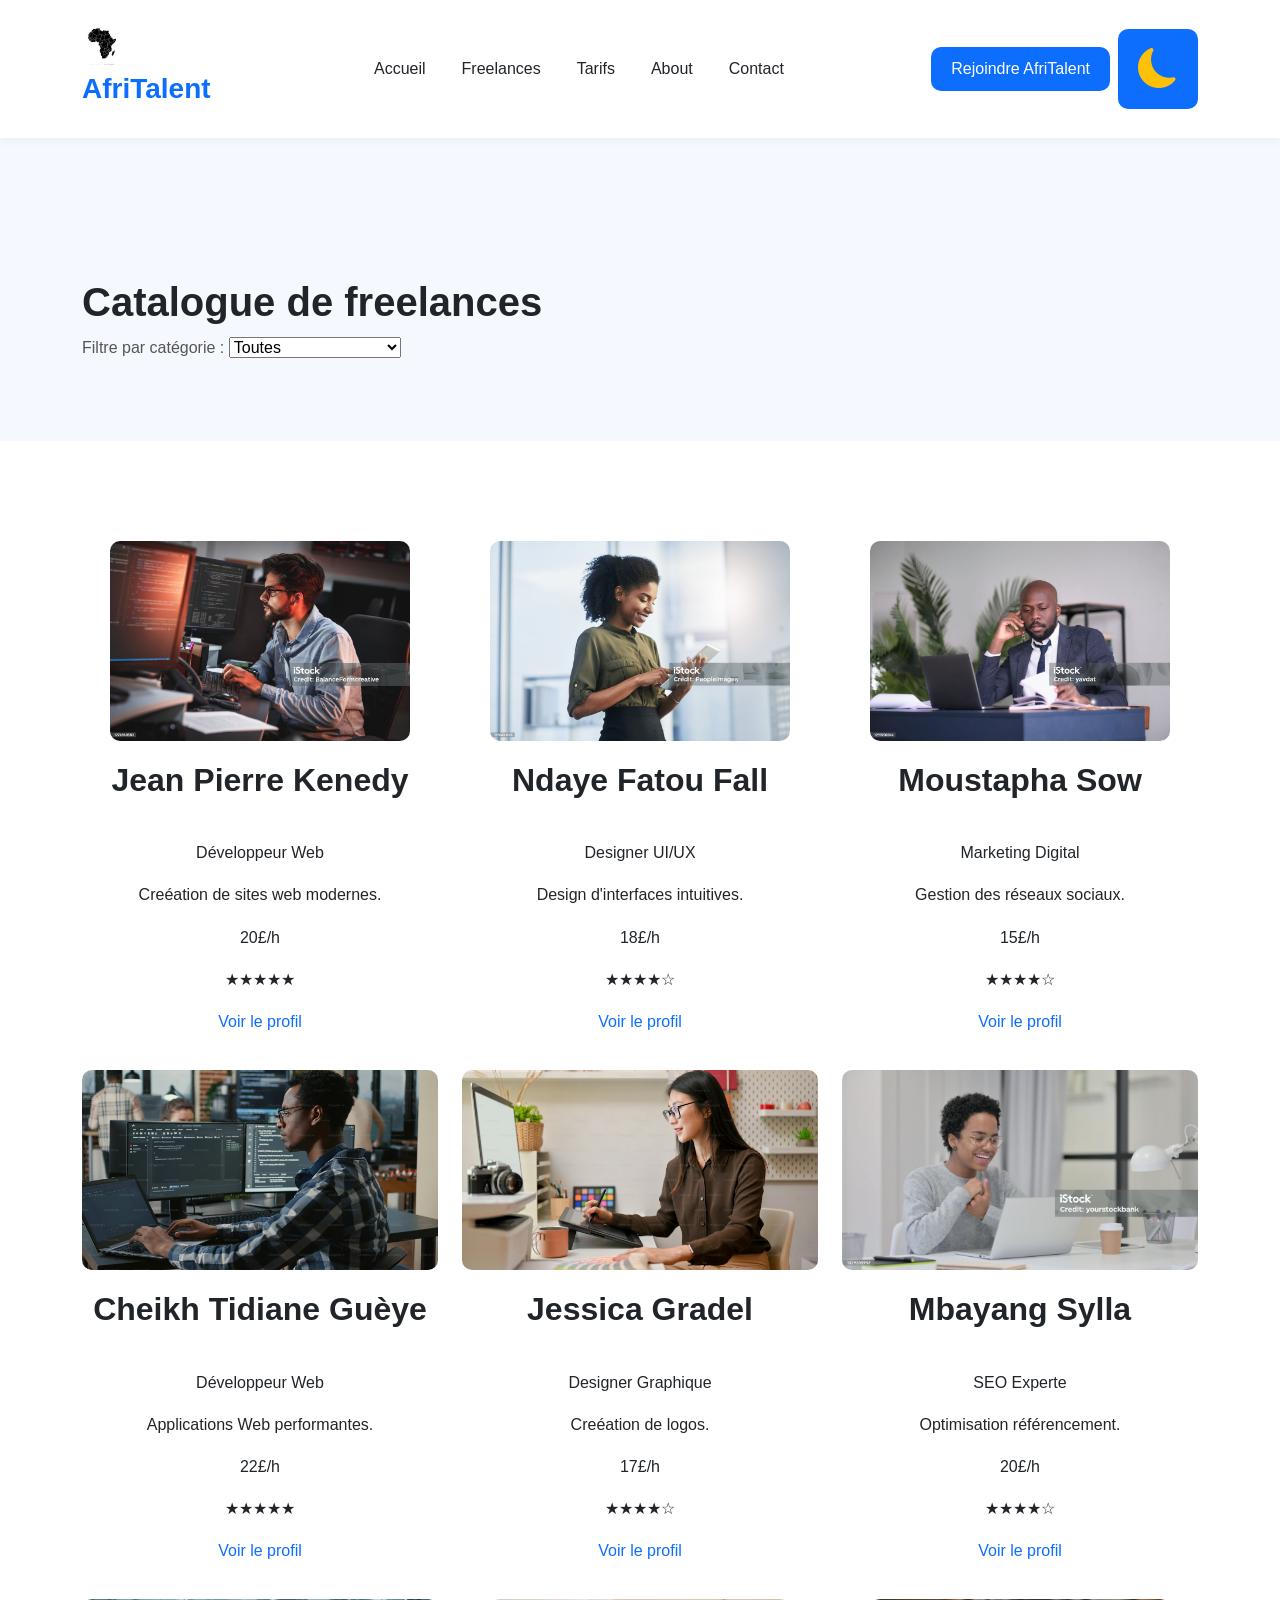
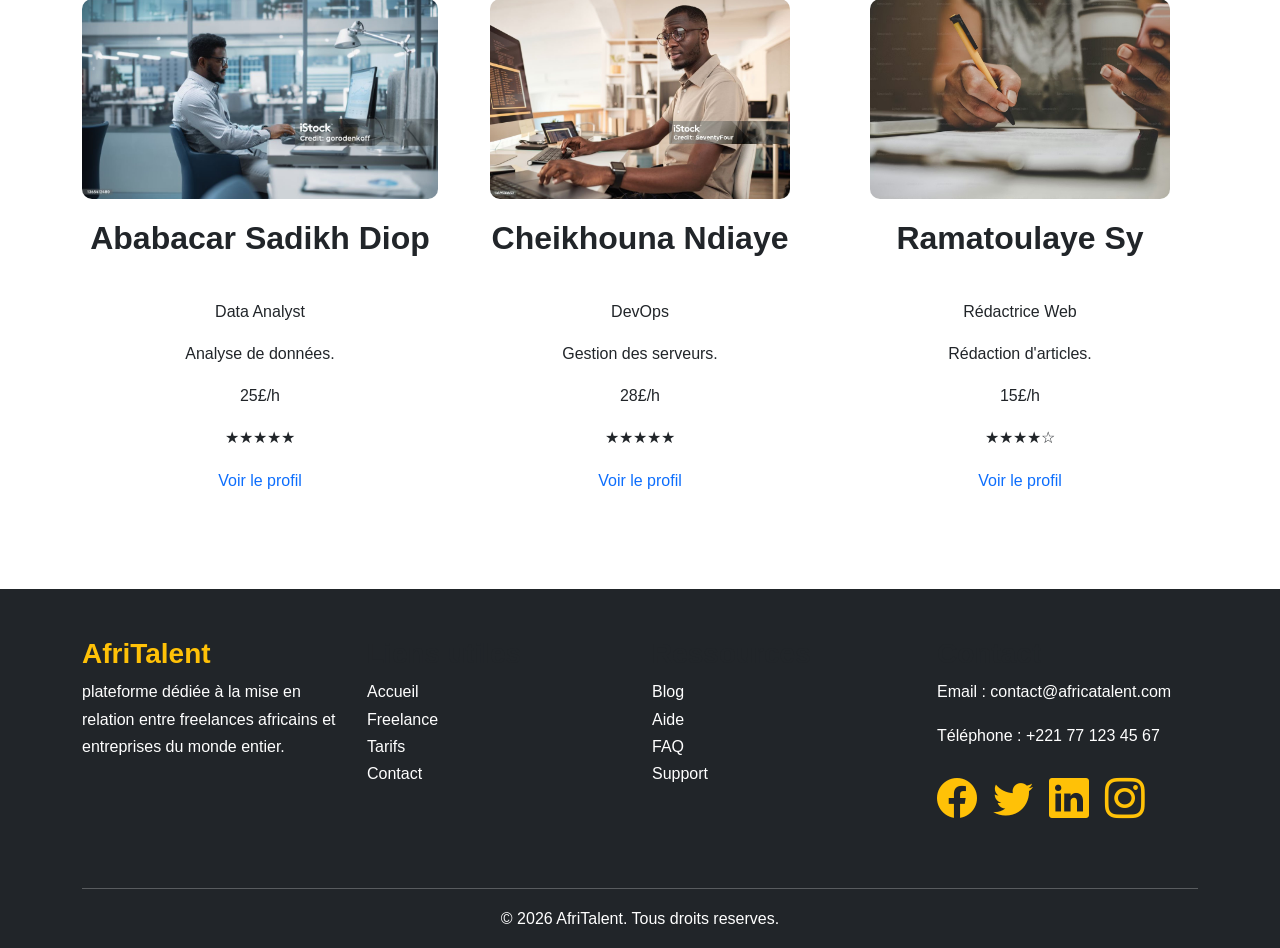
<file: freelances.html>
<!DOCTYPE html>
<html lang="fr">
    <head>
        <meta charset="UTF-8">
        <meta name="viewport" content="width=device-width, initial-scale=1.0">
        <title>AfriTalent — freelances</title>
        <!-- BOOTSTRAP -->
        <link href="https://cdn.jsdelivr.net/npm/bootstrap@5.3.0/dist/css/bootstrap.min.css" rel="stylesheet">
        <link rel="stylesheet" href="https://cdn.jsdelivr.net/npm/bootstrap-icons@1.11.3/font/bootstrap-icons.min.css">
        <!-- CSS -->
        <link rel="stylesheet" href="css/style.css">
    </head>
    <body>
        <header>
            <nav class="navbar navbar-expand-lg">
                <div class="container">

                    <!-- LOGO -->
                    <a class="navbar-brand fw-bold" href="index.html">
                    <img src="images/logo.jpeg" alt="Logo AfriTalent" width="40" height="40" class="me-2">AfriTalent</a>

                    <!-- BOUTON MOBILE -->
                    <button class="navbar-toggler" type="button" data-bs-toggle="collapse" data-bs-target="#navbarAfriTalent" 
                        aria-controls="navbarAfriTalent" aria-expanded="false" aria-label="Ouvrir le menu de navigation">
                        <span class="navbar-toggler-icon"></span>
                    </button>

                    <!-- MENU -->
                    <div class="collapse navbar-collapse" id="navbarAfriTalent">

                        <!-- LIENS -->
                        <ul class="navbar-nav mx-auto">
                           <li class="nav-item"><a class="nav-link" href="index.html">Accueil</a></li>
                           <li class="nav-item"><a class="nav-link" href="freelances.html">Freelances</a></li>
                           <li class="nav-item"><a class="nav-link" href="tarifs.html">Tarifs</a></li>
                           <li class="nav-item"><a class="nav-link" href="about.html">About</a></li>
                           <li class="nav-item"><a class="nav-link" href="contact.html">Contact</a></li>
                        </ul>

                        <!-- BOUTON CTA -->
                        <a href="contact.html" class="btn">Rejoindre AfriTalent</a>
                        <button id="theme-toggle" class="btn ms-2"> <i class="bi bi-moon-fill"></i> </button>
                    </div>

                </div>
            </nav>
        </header>
    <main>

        <!-- FILTRES -->
        <section>
            <div class="container">

                <h1>Catalogue de freelances</h1>

                <label for="categorie">Filtre par catégorie :</label>
                <select id="categorie">
                    <option value="toutes">Toutes</option>
                    <option value="developpement">Développement Web</option>
                    <option value="design">Design</option>
                    <option value="marketing">Marketing</option>
                </select>

            </div>
        </section>

         <!-- PROFILS -->
        <section>
            <div class="container">

                <div class="row">

                    <!-- PROFIL 1 -->
                    <div class="col-md-6 col-lg-4 card" data-categorie="developpement">
                        <img src="image1.jpg" alt="Developpeur web">
                        <h2>Jean Pierre Kenedy</h2>
                        <p>Développeur Web</p>
                        <p>Creéation de sites web modernes.</p>
                        <p>20£/h</p>
                        <p>★★★★★</p>
                        <p class="text-center"><a href="#">Voir le profil</a></p>
                    </div>

                     <!-- PROFIL 2 -->
                    <div class="col-md-6 col-lg-4 card" data-categorie="design">
                        <img src="image2.jpg" alt="Designer UI/UX">
                        <h2>Ndaye Fatou Fall</h2>
                        <p>Designer UI/UX</p>
                        <p>Design d'interfaces intuitives.</p>
                        <p>18£/h</p>
                        <p>★★★★☆</p>
                        <p class="text-center"><a href="#">Voir le profil</a></p>
                    </div>

                    <!-- PROFIL 3 -->
                    <div class="col-md-6 col-lg-4 card" data-categorie="marketing">
                        <img src="image3.jpg" alt="Marketing Digital">
                        <h2>Moustapha Sow</h2>
                        <p>Marketing Digital</p>
                        <p>Gestion des réseaux sociaux.</p>
                        <p>15£/h</p>
                        <p>★★★★☆</p>
                        <p class="text-center"><a href="#">Voir le profil</a></p>
                    </div>

                     <!-- PROFIL 4 -->
                    <div class="col-md-6 col-lg-4 card" data-categorie="developpement">
                        <img src="image4.avif" alt="Developpeur web">
                        <h2>Cheikh Tidiane Guèye</h2>
                        <p>Développeur Web</p>
                        <p>Applications Web performantes.</p>
                        <p>22£/h</p>
                        <p>★★★★★</p>
                        <p class="text-center"><a href="#">Voir le profil</a></p>
                    </div>

                    <!-- PROFIL 5 -->
                    <div class="col-md-6 col-lg-4 card" data-categorie="design">
                        <img src="image5.avif" alt="Designer Graphique">
                        <h2>Jessica Gradel</h2>
                        <p>Designer Graphique</p>
                        <p>Creéation de logos.</p>
                        <p>17£/h</p>
                        <p>★★★★☆</p>
                        <p class="text-center"><a href="#">Voir le profil</a></p>
                    </div>

                    <!-- 6 -->
                    <div class="col-md-6 col-lg-4 card" data-categorie="marketing">
                        <img src="image5.jpg" alt="SEO Experte">
                        <h2>Mbayang Sylla</h2>
                        <p>SEO Experte</p>
                        <p>Optimisation référencement.</p>
                        <p>20£/h</p>
                        <p>★★★★☆</p>
                        <p class="text-center"><a href="#">Voir le profil</a></p>
                    </div>

                    <!-- PROFIL 7 -->
                    <div class="col-md-6 col-lg-4 card" data-categorie="developpement">
                        <img src="image6.jpg" alt="Data Analyst">
                        <h2>Ababacar Sadikh Diop</h2>
                        <p>Data Analyst</p>
                        <p>Analyse de données.</p>
                        <p>25£/h</p>
                        <p>★★★★★</p>
                        <p class="text-center"><a href="#">Voir le profil</a></p>
                    </div>

                     <!-- PROFIL 8 -->
                    <div class="col-md-6 col-lg-4 card" data-categorie="developpement">
                        <img src="image7.jpg" alt="DevOps">
                        <h2>Cheikhouna Ndiaye</h2>
                        <p>DevOps</p>
                        <p>Gestion des serveurs.</p>
                        <p>28£/h</p>
                        <p>★★★★★</p>
                        <p class="text-center"><a href="#">Voir le profil</a></p>
                    </div>

                    <!-- PROFIL 9 -->
                    <div class="col-md-6 col-lg-4 card" data-categorie="marketing">
                        <img src="image8.avif" alt="Rédactrice web">
                        <h2>Ramatoulaye Sy</h2>
                        <p>Rédactrice Web</p>
                        <p>Rédaction d'articles.</p>
                        <p>15£/h</p>
                        <p>★★★★☆</p>
                        <p class="text-center"><a href="#">Voir le profil</a></p>
                    </div>

                </div>
            </div>
        </section>
    </main>
    
        <footer class="bg-dark text-white pt-5 pb-3">

            <div class="container">

                <div class="row">

                    <!-- AfriTalent -->
                    <div class="col-md-3 mb-4">
                        <h3 class="fw-bold text-warning">AfriTalent</h3>
                        <p>
                           plateforme dédiée à la mise en relation entre freelances africains
                            et entreprises du monde entier.
                        </p>
                    </div>

                        <!-- LIENS UTILES -->
                        <div class="col-md-3 mb-4">
                        <h3>Liens utiles</h3>
                        <ul class="list-unstyled">
                            <li><a href="index.html" class="text-white text-decoration-none">Accueil</a></li>
                            <li><a href="freelances.html" class="text-white text-decoration-none">Freelance</a></li>
                            <li><a href="tarifs.html" class="text-white text-decoration-none">Tarifs</a></li>
                            <li><a href="contact.html" class="text-white text-decoration-none">Contact</a></li>
                        </ul>
                    </div>

                    <!-- RESSOURCES -->
                    <div class="col-md-3 mb-4">
                        <h3>Ressources</h3>
                        <ul class="list-unstyled">
                            <li><a href="#" class="text-white text-decoration-none">Blog</a></li>
                            <li><a href="#" class="text-white text-decoration-none">Aide</a></li>
                            <li><a href="#" class="text-white text-decoration-none">FAQ</a></li>
                           <li><a href="#" class="text-white text-decoration-none">Support</a></li>
                        </ul>
                    </div>

                    <!-- CONTACT -->
                    <div class="col-md-3 mb-4">
                       <h3>Contact</h3>
                       <p>Email : contact@africatalent.com</p>
                       <p>Téléphone : +221 77 123 45 67</p>

                        <!-- Réseaux sociaux -->
                        <div class="d-flex gap-3">
                            <i class="bi bi-facebook"></i>
                            <i class="bi bi-twitter"></i>
                            <i class="bi bi-linkedin"></i>
                            <i class="bi bi-instagram"></i>
                        </div>
                    </div>
                </div>

                <!-- Ligne de séparation -->
                <hr class="bg-light">

                <!-- Copyright -->
                <div class="text-center">
                    <p class="mb-0">&copy; 2026 AfriTalent. Tous droits reserves.</p>
                </div>
            </div>
        </footer>

        <!-- BOUTON RETOUT EN HAUT -->
        <button id="backToTop" class="btn"> <i class="bi bi-arrow-up"></i> </button>

        <script src="https://cdn.jsdelivr.net/npm/bootstrap@5.3.0/dist/js/bootstrap.bundle.min.js"></script>
  
        <script src="js/main.js"></script>
    </body>
</html>
</file>
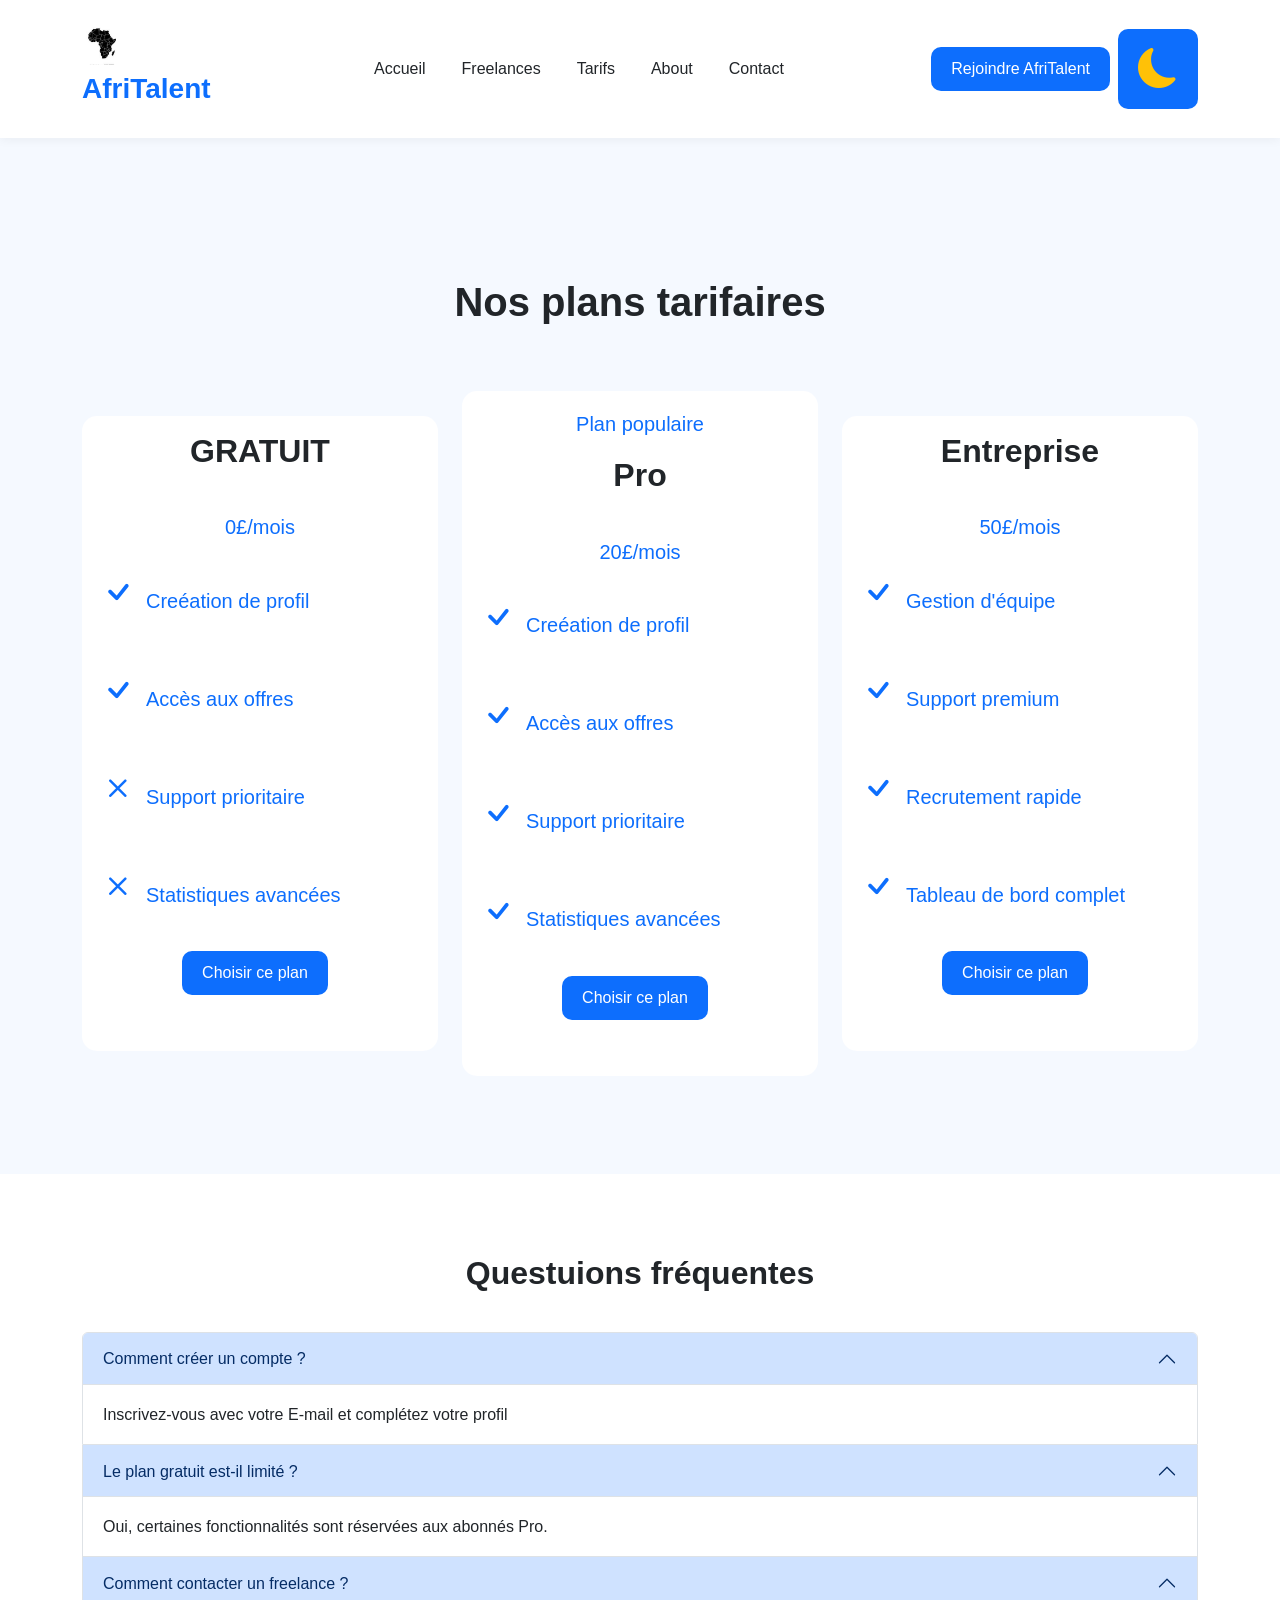
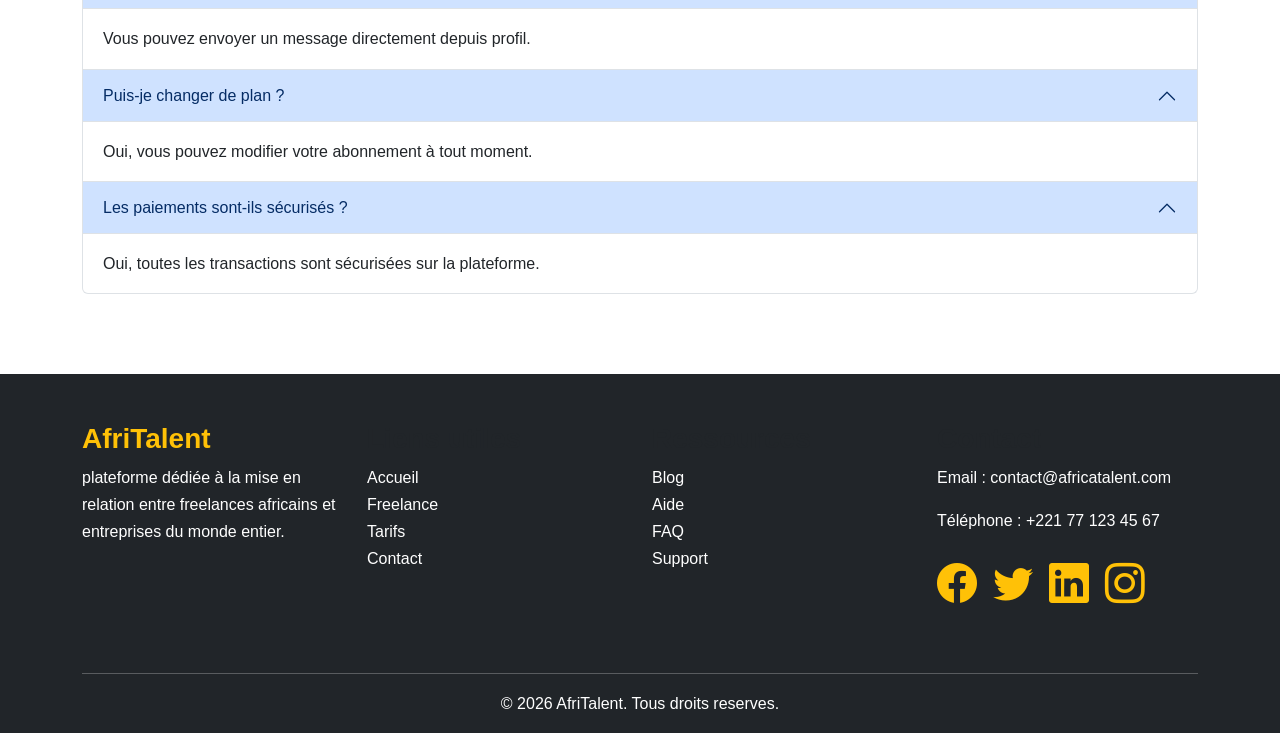
<file: tarifs.html>
<!DOCTYPE html>
<html lang="fr">
    <head>
        <meta charset="UTF-8">
        <meta name="viewport" content="width=device-width, initial-scale=1.0">
        <title>AfriTalent — tarifs</title>
        <!-- BOOTSTRAP -->
        <link href="https://cdn.jsdelivr.net/npm/bootstrap@5.3.0/dist/css/bootstrap.min.css" rel="stylesheet">
        <link rel="stylesheet" href="https://cdn.jsdelivr.net/npm/bootstrap-icons@1.11.3/font/bootstrap-icons.min.css">
        <!-- CSS -->
        <link rel="stylesheet" href="css/style.css">
    </head>
    <body>
        <header>
            <nav class="navbar navbar-expand-lg">
            <div class="container">

                <!-- LOGO -->
                <a class="navbar-brand fw-bold" href="index.html">
                <img src="images/logo.jpeg" alt="Logo AfriTalent" width="40" height="40" class="me-2">AfriTalent</a>

                <!-- BOUTON MOBILE -->
                <button class="navbar-toggler" type="button" data-bs-toggle="collapse" data-bs-target="#navbarAfriTalent" 
                        aria-controls="navbarAfriTalent" aria-expanded="false" aria-label="Ouvrir le menu de navigation">
                    <span class="navbar-toggler-icon"></span>
                </button>

                <!-- MENU -->
                <div class="collapse navbar-collapse" id="navbarAfriTalent">

                <!-- LIENS -->
                    <ul class="navbar-nav mx-auto">
                        <li class="nav-item"><a class="nav-link" href="index.html">Accueil</a></li>
                        <li class="nav-item"><a class="nav-link" href="freelances.html">Freelances</a></li>
                        <li class="nav-item"><a class="nav-link" href="tarifs.html">Tarifs</a></li>
                        <li class="nav-item"><a class="nav-link" href="about.html">About</a></li>
                        <li class="nav-item"><a class="nav-link" href="contact.html">Contact</a></li>
                    </ul>

                <!-- BOUTON CTA -->
                    <a href="tarifs.html" class="btn">Rejoindre AfriTalent</a>
                    <button id="theme-toggle" class="btn ms-2" data-bs-toggle="collapse">
                        <i class="bi bi-moon-fill"></i>
                    </button>
                 </div>
            </div>
        </nav>
    </header>
    <main>

        <!-- PlANS TARIFAIRES -->
        <section>
            <div class="container">

                <h1 class="text-center mb-5">Nos plans tarifaires</h1>

                <div class="row">

                    <!-- GRATUIT -->
                    <div class="col-md-6 col-lg-4">
                        <div class="card">
                            <div class="card-body">

                                <h2>GRATUIT</h2>
                                <p>0£/mois</p>

                                <p class="d-flex align-items-center"><i class="bi bi-check me-2"></i>Creéation de profil</p>
                                <p class="d-flex align-items-center"><i class="bi bi-check me-2"></i>Accès aux offres</p>
                                <p class="d-flex align-items-center"><i class="bi bi-x me-2"></i>Support prioritaire</p>
                                <p class="d-flex align-items-center"><i class="bi bi-x me-2"></i>Statistiques avancées</p>

                                <p class="text-center"><a href="#" class="btn">Choisir ce plan</a></p>
                            </div>
                        </div>
                    </div>

                    <!-- PRO -->
                    <div class="col-md-6 col-lg-4">
                        <div class="card">
                            <div class="card-body">

                                <p>Plan populaire</p>

                                <h2>Pro</h2>
                                <p>20£/mois</p>

                                <p class="d-flex align-items-center"><i class="bi bi-check me-2"></i>Creéation de profil</p>
                                <p class="d-flex align-items-center"><i class="bi bi-check me-2"></i>Accès aux offres</p>
                                <p class="d-flex align-items-center"><i class="bi bi-check me-2"></i>Support prioritaire</p>
                                <p class="d-flex align-items-center"><i class="bi bi-check me-2"></i>Statistiques avancées</p>

                                <p class="text-center"><a href="#" class="btn">Choisir ce plan</a></p>
                            </div>
                        </div>
                    </div>

                    <!-- ENTREPRISE -->
                     <div class="col-md-6 col-lg-4">
                        <div class="card">
                            <div class="card-body">

                                <h2>Entreprise</h2>
                                <p>50£/mois</p>

                                <p class="d-flex align-items-center"><i class="bi bi-check me-2"></i>Gestion d'équipe</p>
                                <p class="d-flex align-items-center"><i class="bi bi-check me-2"></i>Support premium</p>
                                <p class="d-flex align-items-center"><i class="bi bi-check me-2"></i>Recrutement rapide</p>
                                <p class="d-flex align-items-center"><i class="bi bi-check me-2"></i>Tableau de bord complet</p>

                                <p class="text-center"><a href="#" class="btn">Choisir ce plan</a></p>
                            </div>
                        </div>
                    </div>
                    
                </div>
            </div>
         </section>

        <!-- FAQ -->
        <section>
            <div class="container">

                <h2>Questuions fréquentes</h2>

                <div class="accordion">

                    <!-- QUESTION 1 -->
                    <div class="accordion-item">
                        <h2 class="accordion-header">
                            <button class="accordion-button" type="button" data-bs-toggle="collapse">
                                Comment créer un compte ?
                            </button>
                        </h2>
                            
                        <div class="accordion-collapse">
                            <div class="accordion-body">
                                    Inscrivez-vous avec votre E-mail et complétez votre profil
                            </div>
                        </div>

                    </div>

                     <!-- QUESTION 2 -->
                    <div class="accordion-item">
                        <h2 class="accordion-header">
                            <button class="accordion-button" type="button" data-bs-toggle="collapse">
                                Le plan gratuit est-il limité ?
                            </button>
                        </h2>
                            
                        <div class="accordion-collapse">
                            <div class="accordion-body">
                                Oui, certaines fonctionnalités sont réservées aux abonnés Pro.
                            </div>
                        </div>
                    </div>
                         
                         <!-- QUESTION 3 -->
                    <div class="accordion-item">
                        <h2 class="accordion-header">
                            <button class="accordion-button" type="button" data-bs-toggle="collapse">
                                Comment contacter un freelance ?
                            </button>
                        </h2>
                            
                        <div class="accordion-collapse">
                            <div class="accordion-body">
                                Vous pouvez envoyer un message directement depuis profil.
                            </div>
                        </div>
                    </div>

                         <!-- QUESTION 4 -->
                    <div class="accordion-item">
                        <h2 class="accordion-header">
                            <button class="accordion-button" type="button" data-bs-toggle="collapse">
                                Puis-je changer de plan ?
                            </button>
                        </h2>
                            
                        <div class="accordion-collapse">
                            <div class="accordion-body">
                                Oui, vous pouvez modifier votre abonnement à tout moment.
                            </div>
                        </div>
                    </div>

                         <!-- QUESTION 5 -->
                    <div class="accordion-item">
                        <h2 class="accordion-header">
                            <button class="accordion-button" type="button" data-bs-toggle="collapse">
                                Les paiements sont-ils sécurisés ?
                            </button>
                        </h2>
                            
                        <div class="accordion-collapse">
                            <div class="accordion-body">
                                Oui, toutes les transactions sont sécurisées sur la plateforme.
                            </div>
                        </div>
                    </div>

                </div>
            </div>
        </section>
    </main>
    
    <footer class="bg-dark text-white pt-5 pb-3">
        <div class="container">

            <div class="row">

                <!-- AfriTalent -->
                <div class="col-md-3 mb-4">
                    <h3 class="fw-bold text-warning">AfriTalent</h3>
                    <p>
                        plateforme dédiée à la mise en relation entre freelances africains
                        et entreprises du monde entier.
                    </p>
                </div>

                <!-- LIENS UTILES -->
                <div class="col-md-3 mb-4">
                    <h3>Liens utiles</h3>
                    <ul class="list-unstyled">
                        <li><a href="index.html" class="text-white text-decoration-none">Accueil</a></li>
                        <li><a href="freelances.html" class="text-white text-decoration-none">Freelance</a></li>
                        <li><a href="tarifs.html" class="text-white text-decoration-none">Tarifs</a></li>
                        <li><a href="contact.html" class="text-white text-decoration-none">Contact</a></li>
                    </ul>
                </div>

                <!-- RESSOURCES -->
                <div class="col-md-3 mb-4"> 
                    <h3>Ressources</h3>
                    <ul class="list-unstyled">
                        <li><a href="#" class="text-white text-decoration-none">Blog</a></li>
                        <li><a href="#" class="text-white text-decoration-none">Aide</a></li>
                        <li><a href="#" class="text-white text-decoration-none">FAQ</a></li>
                        <li><a href="#" class="text-white text-decoration-none">Support</a></li>
                    </ul>
                </div>

                <!-- CONTACT -->
                <div class="col-md-3 mb-4">
                    <h3>Contact</h3>
                    <p>Email : contact@africatalent.com</p>
                    <p>Téléphone : +221 77 123 45 67</p>

                    <!-- Réseaux sociaux -->
                    <div class="d-flex gap-3">
                        <i class="bi bi-facebook"></i>
                        <i class="bi bi-twitter"></i>
                        <i class="bi bi-linkedin"></i>
                        <i class="bi bi-instagram"></i>
                    </div>
                </div>
            </div>

            <!-- Ligne de séparation -->
            <hr class="bg-light">

            <!-- Copyright -->
            <div class="text-center">
                <p class="mb-0">&copy; 2026 AfriTalent. Tous droits reserves.</p>
            </div>

        </div>
    </footer>
    <!-- BOUTON RETOUR EN HAUT -->
    <button id="backToTop" class="btn" data-bs-toggle="collapse"> <i class="bi bi-arrow-up"></i> </button>
   
    <script src="https://cdn.jsdelivr.net/npm/bootstrap@5.3.0/dist/js/bootstrap.bundle.min.js"></script>
   
    <script src="js/main.js"></script>
</body>
</html>
</file>
<file: css/style.css>
/* VARIABLES CSS */
:root {
    /* COULEURS */
    --primary-color : #0d6efd;
    --secondary-color : #ffc107;
    --dark-color : #212529;
    --light-color : #f8f9fa;
    --white-color : #ffffff;
    --text-color : #555555;

    /* POLICES */
    --title-font : 'Poppins' , sans-serif;
    --text-font : 'Inter' , sans-serif;

    /* ESPACEMENTS */
    --section-padding : 80px;
    --border-radius : 10px;
}

/* RESET CSS */
* {
    margin: 0;
    padding: 0;
    box-sizing: border-box;
}

/* STYLES GENERAUX */
body {
    font-family: var(--text-font);
    color: var(--text-color);
    background-color: var(--white-color);
    line-height: 1.7;
}

h1,h2,h3,h4,h5,h6 {
    font-family: var(--title-font);
    color: var(--dark-color);
    font-weight: 600;
}

section {
    padding: var(--section-padding) 0;
}

a {
    text-decoration: none;
}

img {
    max-width: 100%;
    display: block;
}

/* BOUTONS */
.btn {
    background-color: var(--primary-color);
    color: var(--white-color);
    padding: 10px 20px;
    border-radius: var(--border-radius);
    border: none;
}


.btn:hover {
    background-color: var(--secondary-color);
    color: var(--dark-color);
}

/* NAVBAR */
.navbar {
    background-color: var(--white-color);
    padding: 20px 0;
    box-shadow: 0 2px 10px rgba(0,0,0,0.05);
}

.navbar-brand {
    font-size: 28px;
    font-weight: 700;
    color: var(--primary-color);
}

.nav-link {
    color: var(--dark-color);
    font-weight: 500;
    margin: 0 10px;
}

.nav-link:hover {
    color: var(--primary-color);
}

/* SECTION HERO */
.hero-title {
    font-size: 60px;
    line-height: 1.2;
    margin-bottom: 25px;
}

.hero-text {
    color: var(--text-color);
    font-size: 20px;
    margin-bottom: 35px;
}

main section:first-child .row {
    align-items: center;
    min-height: 80vh;
}

main section:first-child img {
    width: 100%;
    height: 80vh;
    object-fit: cover;
}

/* STATISTIQUES */
.stats-box {
    text-align: center;
    padding: 20px;
}

.stats-box h3{
    color: var(--primary-color);
    font-size: 40px;
    margin-bottom: 10px;
}

/* COMMENT CA MARCHE */

.bi {
    font-size: 40px;
    color: var(--secondary-color);
    margin-bottom: 15px;
}



/* CATEGORIES */
.col-md-4 {
    padding: 20px;
}

.col-md-4 h5 {
    margin-top: 15px;
    margin-bottom: 10px;
}

/* TEMOIGNAGES (CAROUSEL)*/
section img {
    height: 200px;
    border-radius: 10px;
    margin: 20px auto;
    object-fit: cover;
}

section h2 {
    margin-bottom: 20px;
    text-align: center;
}

section h5 {
    margin-top: 10px;
    text-align: center;
}

section p {
    text-align: center;
}

/* FOOTER */
footer h5 {
    color: var(--secondary-color);
}

footer.bi {
    font-size: 20px;
}

/* PAGE CONTACT - FORMULAIRE */

/* TITRE DE SECTION */
section h2 {
    margin-bottom: 40px;
    font-family: var(--title-font);
}

/* FORMULAIRE GLOBAL */
form {
    background-color: var(--white-color);
    padding: 30px;
    border-radius: 10px;
}

/* LABEL & INPUT */
form div {
    margin-bottom: 15px;
}

/* LABELS */
form label{
    display: block;
    margin-bottom: 5px;
    font-weight: 500;
}

/* INPUTS + TEXTAREA + SELECT */
form input, form select, form textarea {
    width: 100%;
    padding: 10px;
    border: 1px solid #ddd;
    border-radius: 6px;
    font-family: var(--text-font);
}

/* FOCUS (QUAND ON CLIQUE) */
form input:focus,
form select:focus,
form textarea:focus {
    outline: none;
    border-color: var(--primary-color);
}

/* BOUTON ENVOYER */
form .btn {
    background-color: var(--primary-color);
    color: var(--white-color);
    padding: 10px 20px;
    border: none;
    border-radius: 8px;
    cursor: pointer;
    transition: 0.3s;
}

/* HOVER BOUTON */
form .btn:hover {
    background-color: var(--secondary-color);
    color: var(--dark-color);
}

/* INFOS CONTACT */
.col-md-6 p {
    margin-bottom: 15px;
}

/* ICONES INFOS */
.col-md-6 i {
    margin-right: 10px;
    color: var(--primary-color);
}

/* GOOGLE MAP */
iframe {
    width: 100%;
    height: 400px;
    margin-top: 20px;
    border-radius: 10px;
}

/* HERO */
main section:first-child {
    background-color: #f5f9ff;
    padding-top: 140px;
}

main section:first-child .btn {
    margin-right: 15px;
}

main section:first-child img {
    border-radius: 20px;
    box-shadow: 0 10px 25px rgba(0,0,0,0.1);
}

/* BENTO-GRID */
.bento-grid {
    display: grid;
    grid-template-columns: repeat(3, 1fr);
    margin-top: 40px;
    gap: 20px;
}

.bento-card {
    text-align: center;
    border-radius: 15px;
    padding: 30px 20px;
    transition: 0.3s;
    box-shadow: 0 5px 15px rgba(0,0,0,0.05);
}

.bento-card:hover {
    transform: translateY(-5px);
}

/* CARTES DE TAILLES DIFFERENTES */
.card-large {
    grid-column: span 2;
}

.card-wide {
    grid-column: span 2;
}


/* CARDS CATEGORIES */
.card {
    border: none;
    border-radius: 15px;
    transition: 0.3s;
}

.card:hover {
    transform: translateY(-8px);
    box-shadow: 0 10px 25px rgba(0,0,0,0.1);
}

.card-body {
    font-size: 20px;
    color: var(--primary-color);
    margin-bottom: 15px;
}

/* TABLETTE */
@media (max-width: 768px) {
    .hero-title {
        font-size: 40px;
    }
}

/* MOBILE */
@media (max-width: 375px) {
    .hero-title {
        font-size: 32px;
    }
    .btn {
        display: block;
        margin-bottom: 10px;
    }

}

@media (max-width: 768px) {
    .navbar-nav {
        text-align: center;
    }
}

@media (max-width: 768px) {
    footer .d-flex {
        flex-wrap: wrap;
    }
}

main section:first-child .btn {
    margin-right: 10px;
    margin-bottom: 10px;
}

/* NAVBAR AU SCROLL */
.navbar.scrolled {
    background-color: #ffffff;
    padding: 10px 0;
    box-shadow: 0 3px 10px rgba(0,0,0,0.1);
    transition: 0.3s;
}

/* MODE SOMBRE */
.dark-mode {
    background-color: #212529;
    color: #ffffff;
}

.dark-mode h1,
.dark-mode h2,
.dark-mode h3,
.dark-mode h4,
.dark-mode h5,
.dark-mode h6,
.dark-mode p,
.dark-mode a {
    color: #ffffff;
}

/* BOUTON RETOUR EN HAUT */
#backToTop {
    position: fixed;
    bottom: 20px;
    right: 20px;
    display: none;
    z-index: 999px;
}

/* ANIMATION FADE-IN */
.fade-section {
    opacity: 0;
    transform: translateY(30px);
    transition: all 0.8s ease;
}

.fade-section.show {
    opacity: 1;
    transform: translateY(0);
}
</file>
